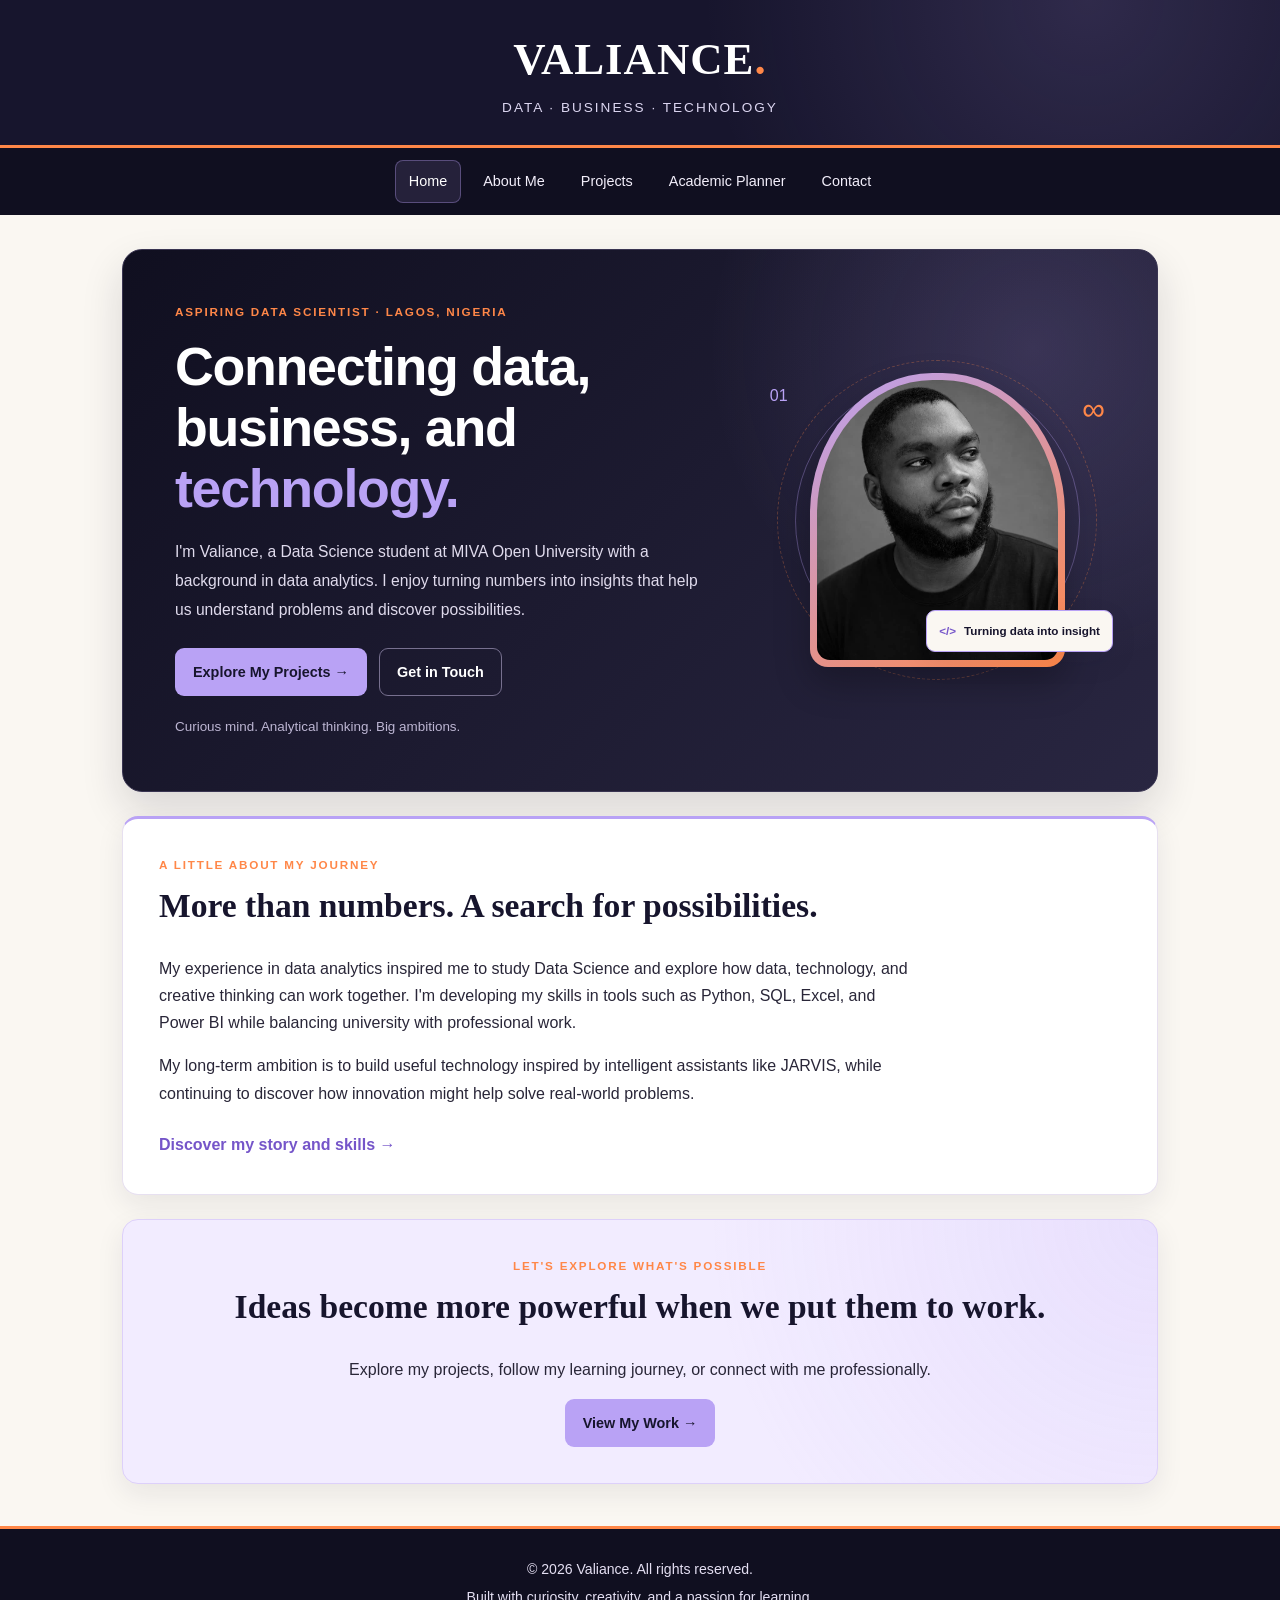
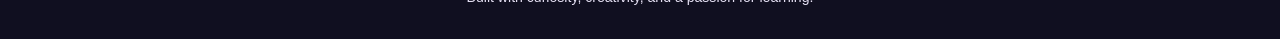
<file: index.html>
<!DOCTYPE html>
<html lang="en">
<head>
    <meta charset="UTF-8">
    <meta name="viewport" content="width=device-width, initial-scale=1.0">

    <title>Valiance | Data & Technology Portfolio</title>

    <meta name="description" content="Meet Valiance, a Data Science student exploring data analytics, business intelligence, and innovative technology.">

    <link rel="stylesheet" href="css/style.css">
</head>

<body>

    <header>
        <h1>VALIANCE<span class="hero-dot">.</span></h1>
        <p>DATA · BUSINESS · TECHNOLOGY</p>
    </header>

    <nav aria-label="Main navigation">
        <a href="index.html" aria-current="page">Home</a>
        <a href="about.html">About Me</a>
        <a href="projects.html">Projects</a>
        <a href="planner.html">Academic Planner</a>
        <a href="contact.html">Contact</a>
    </nav>

    <main>

        <section class="hero-section">
            <div class="hero-copy">
                <p class="hero-eyebrow">ASPIRING DATA SCIENTIST · LAGOS, NIGERIA</p>

                <h2>
                    Connecting data,
                    business, and
                    <span class="accent-text">technology.</span>
                </h2>

                <p class="hero-description">
                    I'm Valiance, a Data Science student at MIVA Open
                    University with a background in data analytics.
                    I enjoy turning numbers into insights that help
                    us understand problems and discover possibilities.
                </p>

                <div class="hero-actions">
                    <a class="hero-button primary-button" href="projects.html">
                        Explore My Projects →
                    </a>

                    <a class="hero-button secondary-button" href="contact.html">
                        Get in Touch
                    </a>
                </div>

                <p class="hero-note">
                    Curious mind. Analytical thinking. Big ambitions.
                </p>
            </div>

            <div class="hero-visual">
                <div class="hero-image-frame">
                    <img
                        class="profile-image"
                        src="images/profile.jpeg"
                        alt="Portrait of Valiance"
                        width="200"
                    >
                </div>

                <div class="hero-orbit orbit-one"></div>
                <div class="hero-orbit orbit-two"></div>

                <div class="hero-floating-card">
                    <span class="floating-card-symbol">&lt;/&gt;</span>
                    <span>Turning data into insight</span>
                </div>

                <span class="hero-decoration decoration-one">01</span>
                <span class="hero-decoration decoration-two">∞</span>
            </div>
        </section>

        <section class="intro-section">
            <p class="section-kicker">A LITTLE ABOUT MY JOURNEY</p>

            <h2>More than numbers. A search for possibilities.</h2>

            <p>
                My experience in data analytics inspired me to study
                Data Science and explore how data, technology, and
                creative thinking can work together. I'm developing my
                skills in tools such as Python, SQL, Excel, and Power BI
                while balancing university with professional work.
            </p>

            <p>
                My long-term ambition is to build useful technology
                inspired by intelligent assistants like JARVIS, while
                continuing to discover how innovation might help solve
                real-world problems.
            </p>

            <a class="text-link" href="about.html">
                Discover my story and skills →
            </a>
        </section>

        <section class="home-cta">
            <p class="section-kicker">LET'S EXPLORE WHAT'S POSSIBLE</p>

            <h2>Ideas become more powerful when we put them to work.</h2>

            <p>
                Explore my projects, follow my learning journey, or
                connect with me professionally.
            </p>

            <a class="hero-button primary-button" href="projects.html">
                View My Work →
            </a>
        </section>

    </main>

    <footer>
        <p>&copy; 2026 Valiance. All rights reserved.</p>
        <p>Built with curiosity, creativity, and a passion for learning.</p>
    </footer>

</body>
</html>
</file>
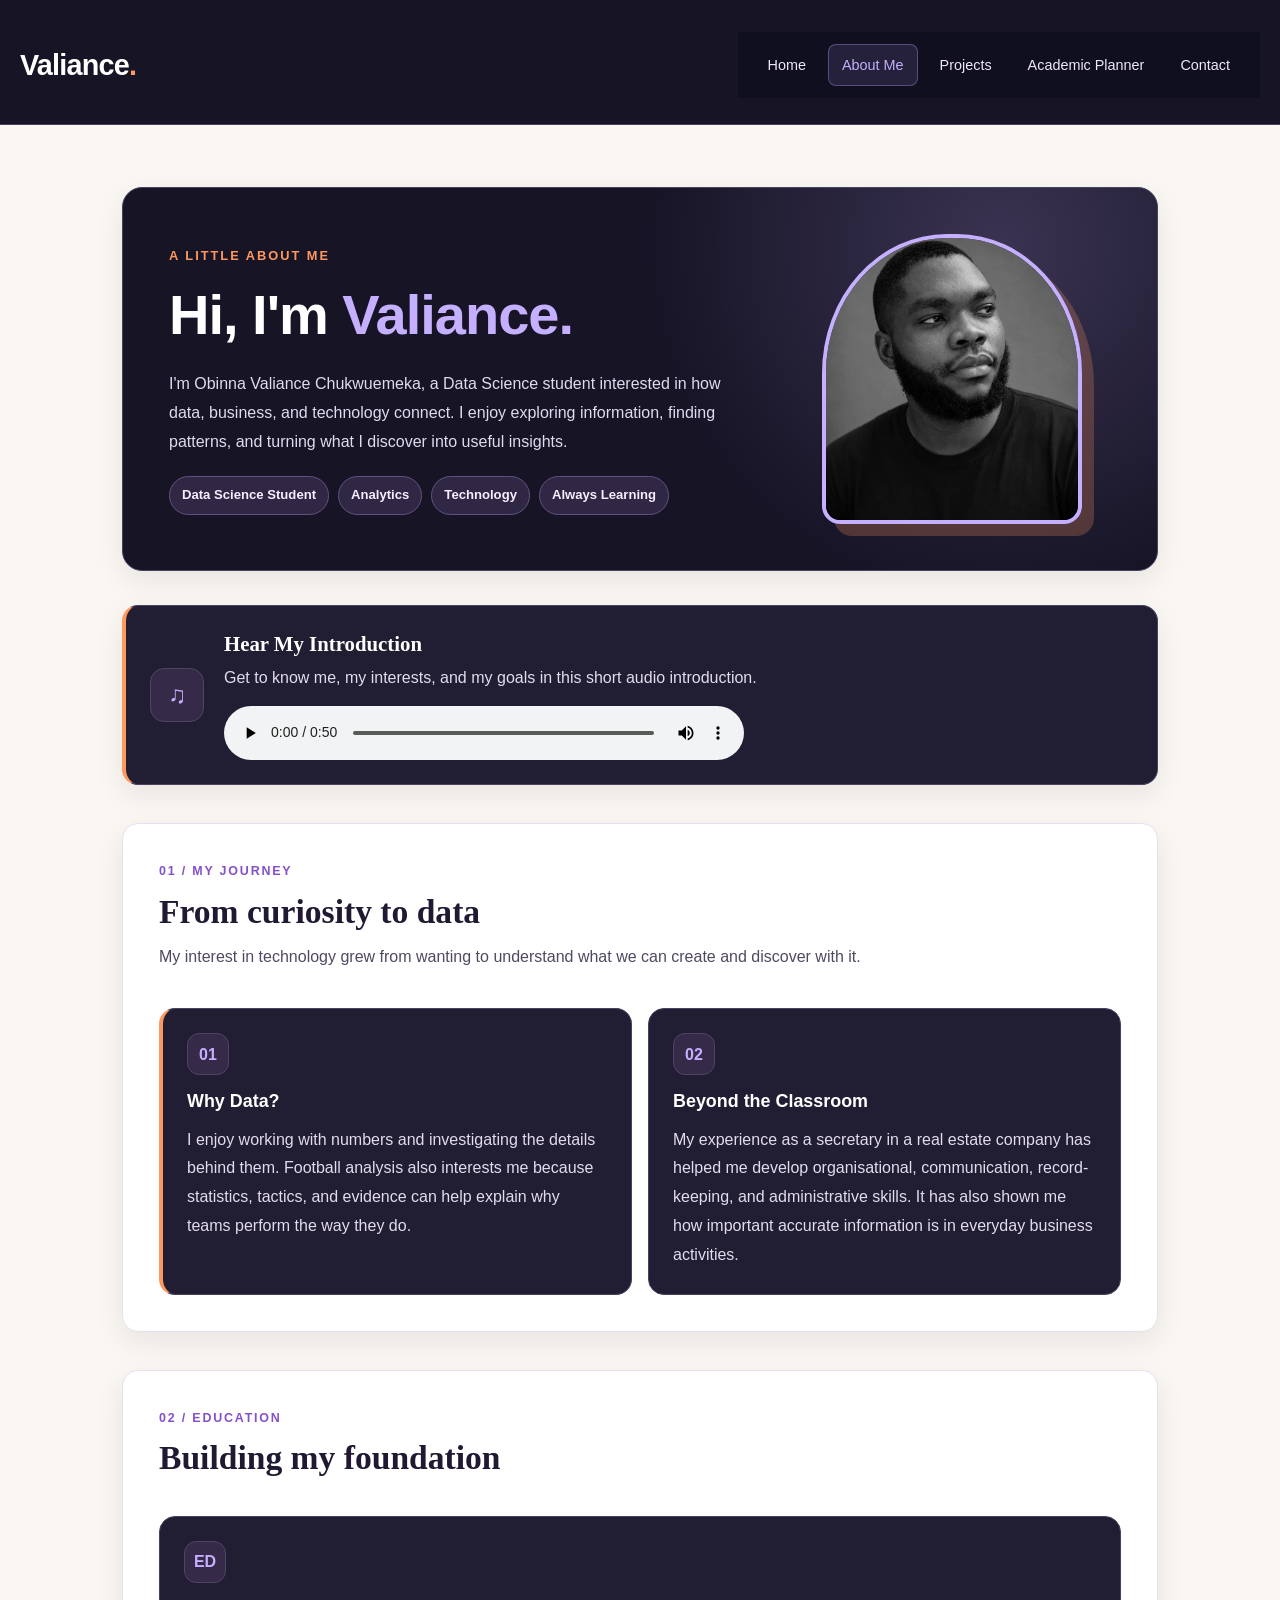
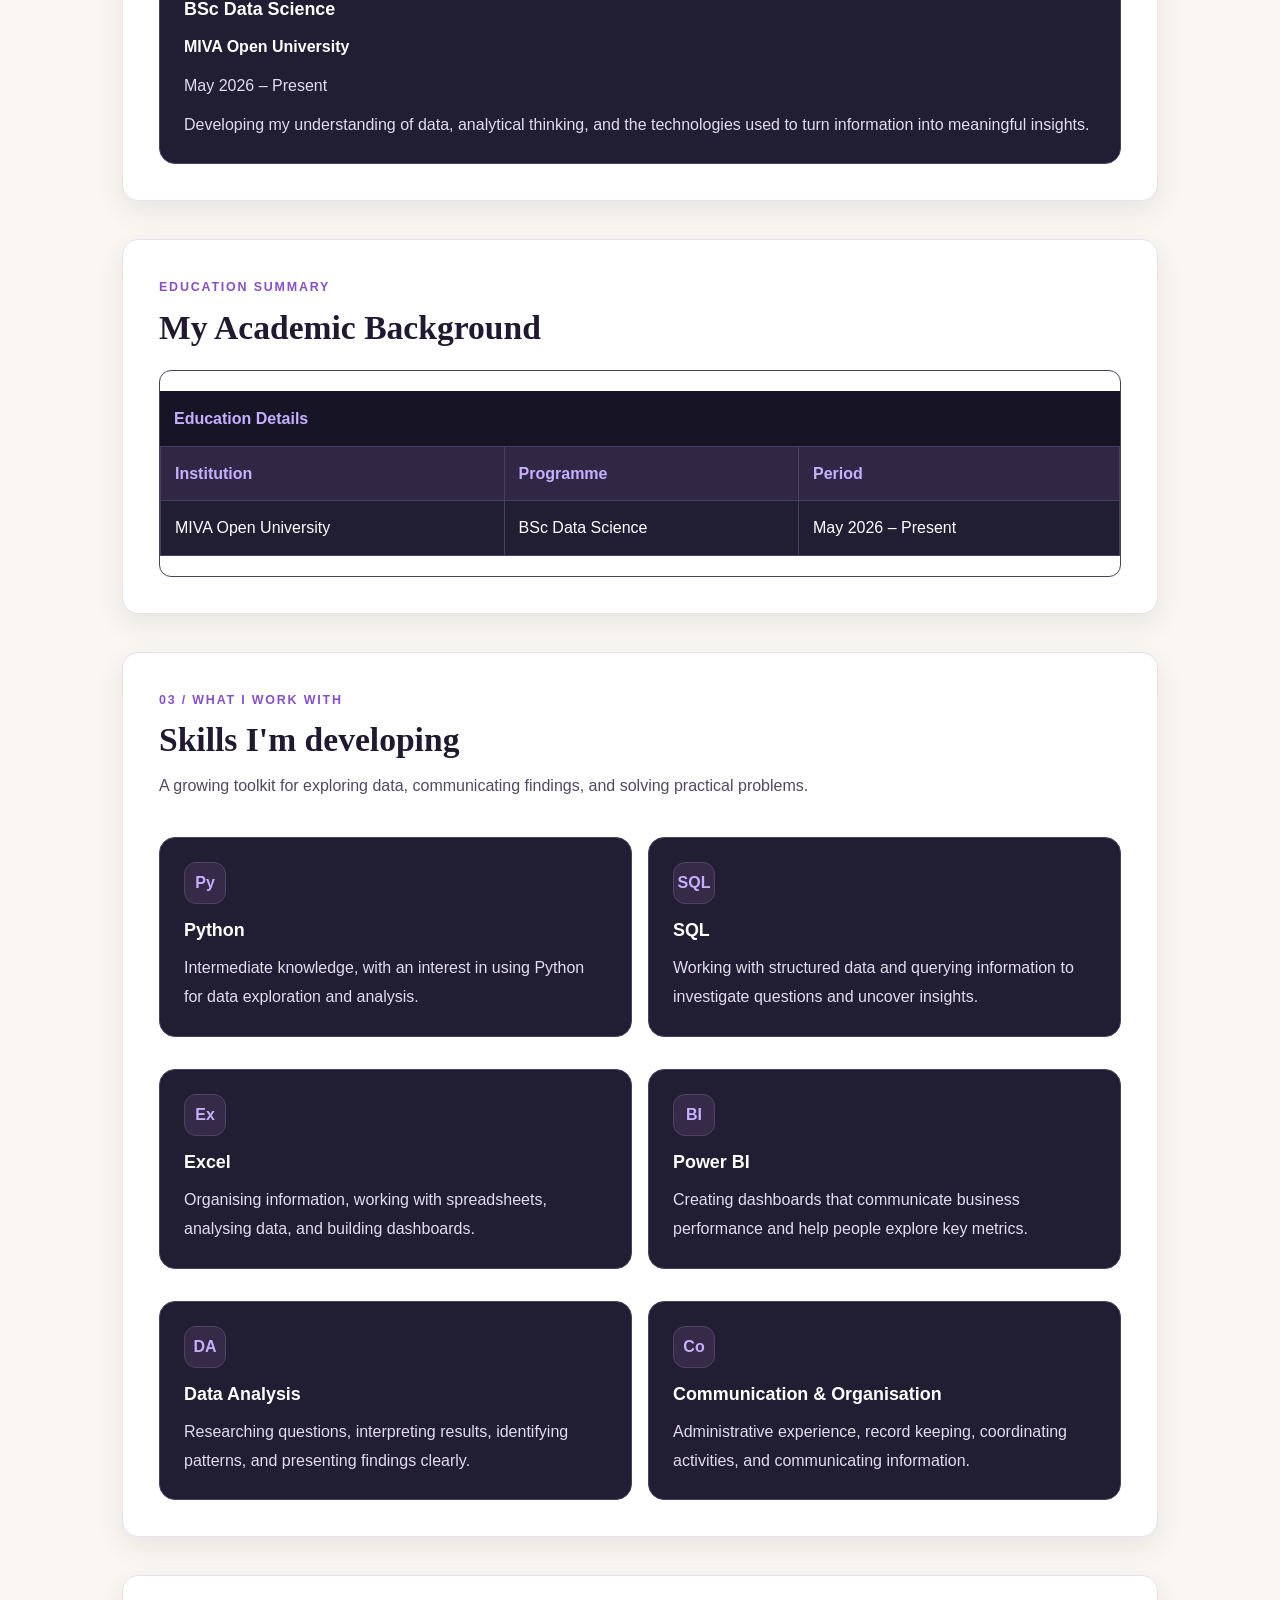
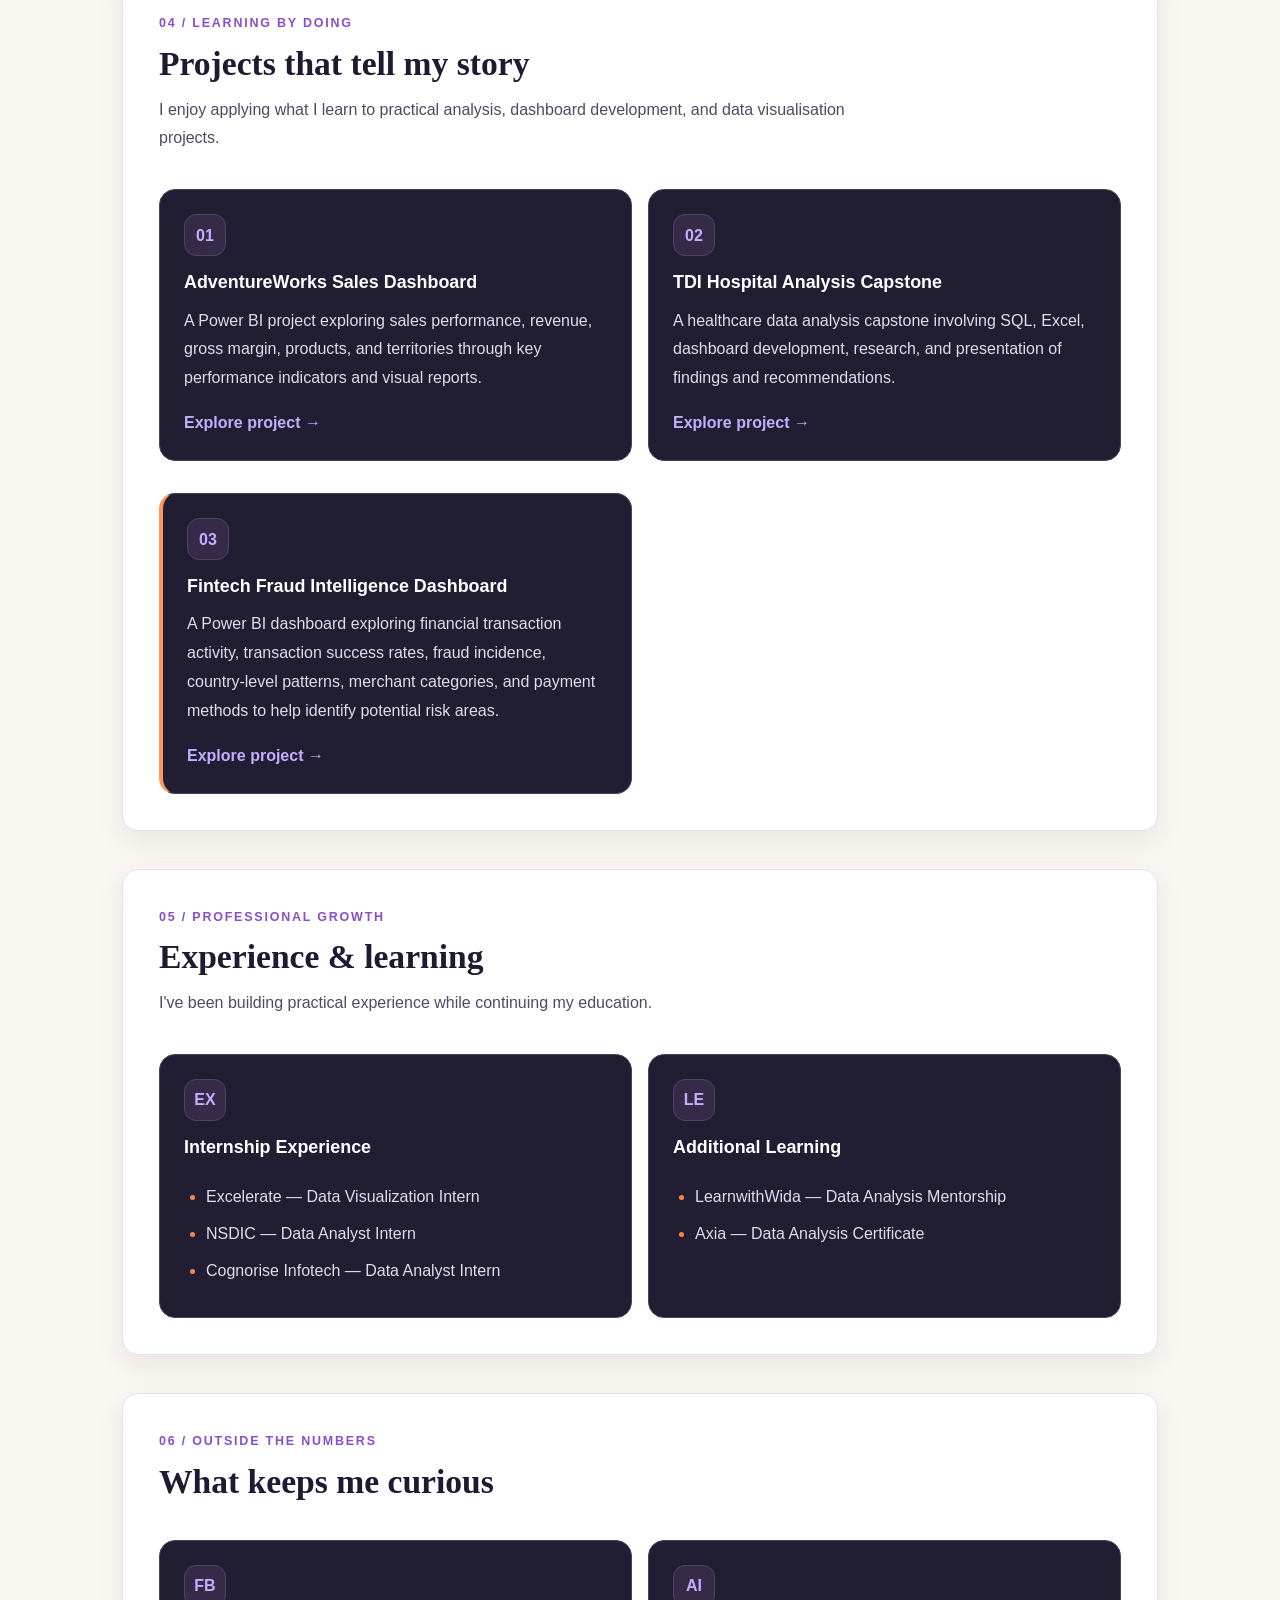
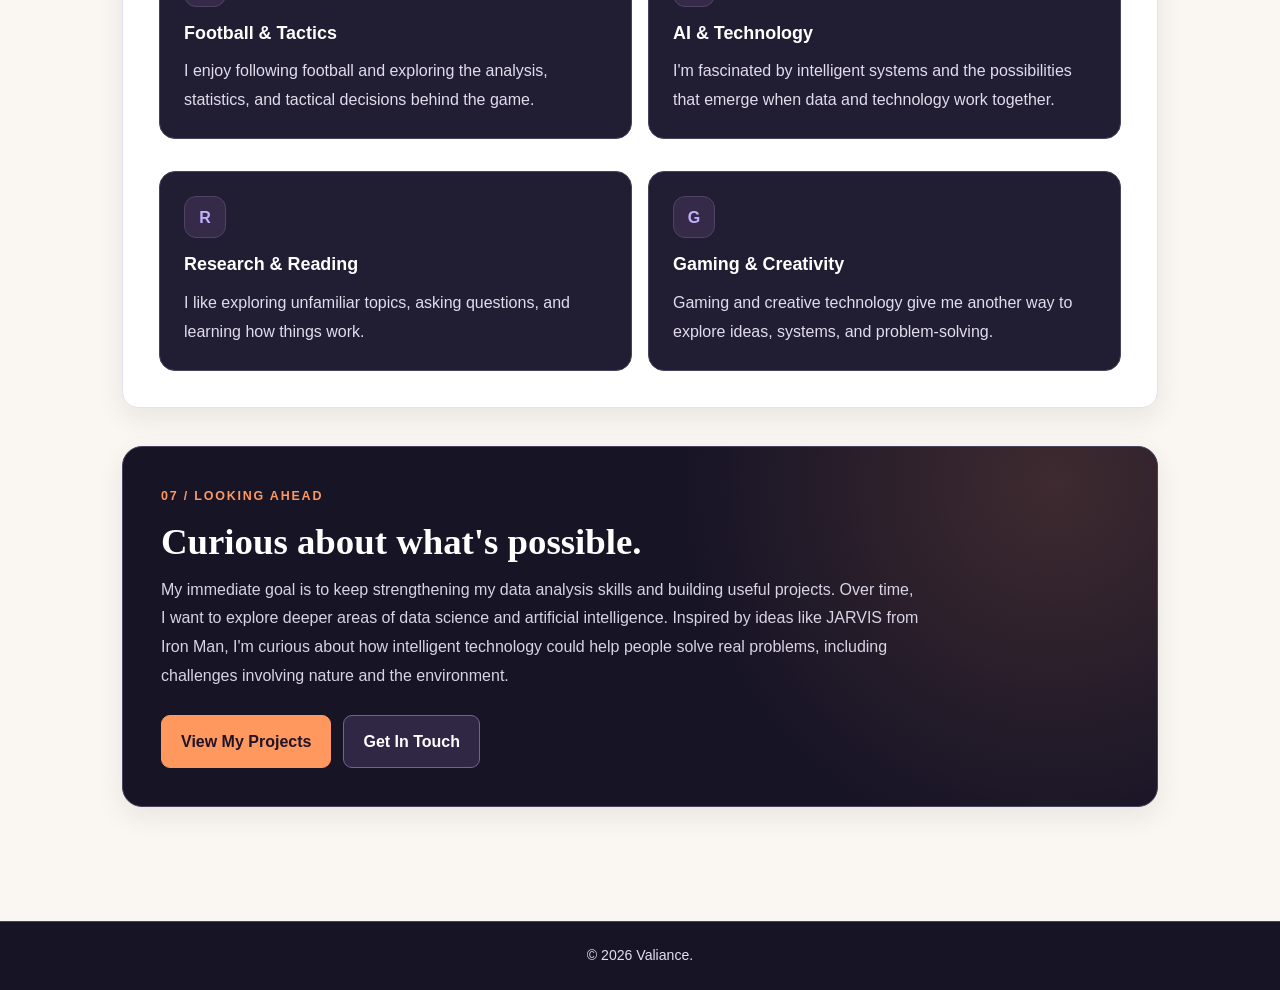
<file: about.html>
<!DOCTYPE html>
<html lang="en">
<head>
    <meta charset="UTF-8">
    <meta name="viewport" content="width=device-width, initial-scale=1.0">
    <meta name="description" content="Learn about Valiance, a Data Science student interested in analytics, business and technology.">
    <title>About Me | Valiance</title>
    <link rel="stylesheet" href="css/style.css">

    <style>
        :root {
            --about-dark: #171426;
            --about-card: #211d32;
            --about-lilac: #c5afff;
            --about-orange: #ff985f;
            --about-white: #ffffff;
            --about-muted: #d8d3e5;
            --about-border: #49415f;
            --about-light-bg: #f7f4ff;
            --about-light-text: #29213d;
        }

        body {
            color: var(--about-light-text);
        }

        .site-header {
            background: var(--about-dark);
            border-bottom: 1px solid var(--about-border);
        }

        .site-header .container {
            display: flex;
            align-items: center;
            justify-content: space-between;
            gap: 24px;
        }

        .site-header .logo {
            display: inline-block;
            flex-shrink: 0;
            color: var(--about-white);
            font-size: 1.8rem;
            font-weight: 800;
            letter-spacing: -0.8px;
            text-decoration: none;
        }

        .site-header .logo span {
            color: var(--about-orange);
        }

        .main-nav a {
            color: #eee9f8;
            text-decoration: none;
        }

        .main-nav a:hover,
        .main-nav a.active {
            color: var(--about-lilac);
        }

        .main-nav a:focus-visible,
        .site-header .logo:focus-visible,
        .about-page a:focus-visible {
            outline: 3px solid var(--about-orange);
            outline-offset: 4px;
        }

        .about-page {
            padding-top: 28px;
            padding-bottom: 48px;
        }

        .about-page p,
        .about-page li {
            line-height: 1.8;
        }

        .about-page h1,
        .about-page h2,
        .about-page h3 {
            line-height: 1.3;
        }

        .about-page section {
            scroll-margin-top: 24px;
        }

        /* INTRODUCTION */

        .about-hero {
            display: grid;
            grid-template-columns: minmax(0, 1.3fr) minmax(200px, 0.7fr);
            align-items: center;
            gap: 34px;
            padding: clamp(24px, 5vw, 46px);
            margin-bottom: 34px;
            color: var(--about-white);
            background:
                radial-gradient(
                    circle at 85% 15%,
                    rgba(197, 175, 255, 0.2),
                    transparent 38%
                ),
                var(--about-dark);
            border: 1px solid var(--about-border);
            border-radius: 20px;
        }

        .about-hero h1 {
            margin: 12px 0 18px;
            color: var(--about-white);
            font-size: clamp(2.2rem, 5vw, 3.5rem);
            letter-spacing: -1px;
        }

        .about-hero h1 span {
            color: var(--about-lilac);
        }

        .about-hero p {
            color: var(--about-muted);
        }

        .about-hero .section-kicker {
            color: var(--about-orange);
            font-size: 0.8rem;
            font-weight: 800;
            letter-spacing: 2px;
            text-transform: uppercase;
        }

        .about-hero .about-summary {
            max-width: 600px;
        }

        .about-photo {
            display: flex;
            align-items: center;
            justify-content: center;
        }

        .about-photo img {
            display: block;
            width: 100%;
            max-width: 260px;
            height: 290px;
            margin: 0;
            object-fit: cover;
            object-position: center;
            border: 4px solid var(--about-lilac);
            border-radius: 48% 48% 18px 18px;
            box-shadow: 12px 12px 0 rgba(255, 152, 95, 0.24);
        }

        .about-tags {
            display: flex;
            flex-wrap: wrap;
            gap: 9px;
            margin-top: 20px;
        }

        .about-tags span {
            display: inline-block;
            padding: 7px 12px;
            color: #f5efff;
            background: #302744;
            border: 1px solid #62517f;
            border-radius: 30px;
            font-size: 0.82rem;
            font-weight: 600;
        }

        /* AUDIO INTRODUCTION */

        .about-audio {
            display: grid;
            grid-template-columns: auto minmax(0, 1fr);
            align-items: center;
            gap: 20px;
            padding: 24px;
            margin-bottom: 34px;
            color: var(--about-white);
            background: var(--about-card);
            border: 1px solid var(--about-border);
            border-left: 4px solid var(--about-orange);
            border-radius: 16px;
        }

        .about-audio-icon {
            display: flex;
            align-items: center;
            justify-content: center;
            width: 54px;
            height: 54px;
            color: var(--about-lilac);
            background: #352b49;
            border: 1px solid #514365;
            border-radius: 14px;
            font-size: 1.5rem;
        }

        .about-audio-content h2 {
            margin: 0 0 6px;
            color: var(--about-white);
            font-size: 1.3rem;
        }

        .about-audio-content p {
            margin: 0 0 14px;
            color: #e2dced;
        }

        .about-audio audio {
            display: block;
            width: 100%;
            max-width: 520px;
        }

        /* SECTION HEADINGS */

        .about-section {
            margin-top: 38px;
        }

        .about-section-heading {
            margin-bottom: 20px;
        }

        .about-section-heading .section-kicker {
            margin-bottom: 7px;
            color: #8650c9;
            font-size: 0.78rem;
            font-weight: 800;
            letter-spacing: 1.8px;
            text-transform: uppercase;
        }

        .about-section-heading h2 {
            margin: 7px 0 10px;
            color: #211932;
            font-size: clamp(1.6rem, 3vw, 2.1rem);
        }

        .about-section-heading > p:not(.section-kicker) {
            max-width: 720px;
            color: #514962;
        }

        /* CARDS */

        .about-grid {
            display: grid;
            grid-template-columns: repeat(2, minmax(0, 1fr));
            gap: 16px;
        }

        .about-card {
            display: flex;
            flex-direction: column;
            min-width: 0;
            padding: 24px;
            color: #f6f2ff;
            background: var(--about-card);
            border: 1px solid var(--about-border);
            border-radius: 16px;
            transition: transform 0.2s ease,
                        border-color 0.2s ease;
        }

        .about-card:hover {
            transform: translateY(-3px);
            border-color: var(--about-lilac);
        }

        .about-card h3 {
            margin: 0 0 12px;
            color: var(--about-white);
            font-size: 1.12rem;
        }

        .about-card p,
        .about-card li {
            color: #e2dced;
        }

        .about-card p {
            margin: 0;
        }

        .about-card p + p {
            margin-top: 10px;
        }

        .about-card strong {
            color: var(--about-white);
        }

        .about-card .card-mark {
            display: inline-flex;
            align-items: center;
            justify-content: center;
            width: 42px;
            height: 42px;
            margin-bottom: 15px;
            color: var(--about-lilac);
            background: #352b49;
            border: 1px solid #514365;
            border-radius: 12px;
            font-size: 1rem;
            font-weight: 800;
        }

        .about-card.about-highlight {
            border-left: 4px solid var(--about-orange);
        }

        .about-wide {
            grid-column: 1 / -1;
        }

        .about-list {
            margin: 12px 0 0;
            padding-left: 22px;
        }

        .about-list li {
            margin-bottom: 8px;
        }

        .about-project-link {
            display: inline-block;
            align-self: flex-start;
            margin-top: auto;
            padding-top: 16px;
            color: var(--about-lilac);
            font-weight: 700;
            text-decoration: none;
        }

        .about-project-link:hover {
            color: var(--about-orange);
            text-decoration: underline;
        }

        /* EDUCATION TABLE */

        .education-table-wrapper {
            width: 100%;
            overflow-x: auto;
            border: 1px solid var(--about-border);
            border-radius: 12px;
        }

        .education-table {
            width: 100%;
            min-width: 450px;
            border-collapse: collapse;
            background: var(--about-card);
            color: var(--about-white);
        }

        .education-table caption {
            padding: 14px;
            color: var(--about-lilac);
            background: var(--about-dark);
            font-weight: 700;
            text-align: left;
        }

        .education-table th,
        .education-table td {
            padding: 14px;
            border: 1px solid var(--about-border);
            text-align: left;
            line-height: 1.6;
        }

        .education-table th {
            color: var(--about-lilac);
            background: #302744;
        }

        .education-table tbody tr:hover {
            background: #302744;
        }

        /* FUTURE GOALS */

        .about-ending {
            margin-top: 38px;
            padding: clamp(25px, 4vw, 38px);
            color: var(--about-white);
            background:
                radial-gradient(
                    circle at 90% 10%,
                    rgba(255, 152, 95, 0.17),
                    transparent 38%
                ),
                var(--about-dark);
            border: 1px solid var(--about-border);
            border-radius: 20px;
        }

        .about-ending .section-kicker {
            color: var(--about-orange);
            font-size: 0.78rem;
            font-weight: 800;
            letter-spacing: 1.8px;
            text-transform: uppercase;
        }

        .about-ending h2 {
            margin: 10px 0;
            color: var(--about-white);
            font-size: clamp(1.7rem, 4vw, 2.3rem);
        }

        .about-ending p {
            max-width: 760px;
            color: var(--about-muted);
        }

        .about-actions {
            display: flex;
            flex-wrap: wrap;
            gap: 12px;
            margin-top: 24px;
        }

        .about-actions a {
            display: inline-block;
            padding: 12px 19px;
            color: var(--about-white);
            background: #302744;
            border: 1px solid #74638f;
            border-radius: 9px;
            font-weight: 700;
            text-align: center;
            text-decoration: none;
            transition: background 0.2s ease,
                        transform 0.2s ease;
        }

        .about-actions a.primary-button {
            color: #211426;
            background: var(--about-orange);
            border-color: var(--about-orange);
        }

        .about-actions a:hover {
            transform: translateY(-2px);
            background: #443558;
        }

        .about-actions a.primary-button:hover {
            background: #ffb083;
        }

        /* FOOTER */

        .site-footer {
            padding: 22px 0;
            color: #e4dff0;
            background: var(--about-dark);
            border-top: 1px solid var(--about-border);
        }

        .site-footer p {
            margin: 0;
            color: #e4dff0;
            text-align: center;
            line-height: 1.7;
        }

        /* MOBILE RESPONSIVENESS */

        @media (max-width: 700px) {
            .site-header .container {
                flex-direction: column;
                align-items: flex-start;
                gap: 12px;
            }

            .site-header .logo {
                font-size: 2rem;
            }

            .main-nav {
                display: flex;
                flex-wrap: wrap;
                gap: 8px 15px;
                width: 100%;
            }

            .main-nav a {
                font-size: 0.92rem;
            }

            .about-page {
                padding-top: 18px;
            }

            .about-hero {
                grid-template-columns: minmax(0, 1fr);
                gap: 24px;
                padding: 24px 20px;
            }

            .about-hero h1 {
                font-size: clamp(2.2rem, 9vw, 2.8rem);
            }

            .about-photo img {
                max-width: 210px;
                height: 235px;
            }

            .about-audio {
                grid-template-columns: minmax(0, 1fr);
                gap: 12px;
                padding: 20px;
            }

            .about-audio-icon {
                width: 46px;
                height: 46px;
            }

            .about-section {
                margin-top: 30px;
            }

            .about-grid {
                grid-template-columns: minmax(0, 1fr);
                gap: 13px;
            }

            .about-wide {
                grid-column: auto;
            }

            .about-card {
                padding: 20px;
            }

            .about-ending {
                margin-top: 30px;
                padding: 25px 20px;
            }

            .about-actions {
                flex-direction: column;
            }

            .about-actions a {
                width: 100%;
                box-sizing: border-box;
            }
        }

        @media (prefers-reduced-motion: reduce) {
            .about-card,
            .about-actions a {
                transition: none;
            }

            .about-card:hover,
            .about-actions a:hover {
                transform: none;
            }
        }
    </style>
</head>

<body>
    <header class="site-header">
        <div class="container">
            <a class="logo" href="index.html" aria-label="Valiance home">
                Valiance<span>.</span>
            </a>

            <nav class="main-nav" aria-label="Main navigation">
                <a href="index.html">Home</a>
                <a href="about.html" class="active" aria-current="page">About Me</a>
                <a href="projects.html">Projects</a>
                <a href="planner.html">Academic Planner</a>
                <a href="contact.html">Contact</a>
            </nav>
        </div>
    </header>

    <main class="container about-page">

        <!-- INTRODUCTION -->
        <section class="about-hero">
            <div>
                <p class="section-kicker">A little about me</p>
                <h1>Hi, I'm <span>Valiance.</span></h1>

                <p class="about-summary">
                    I'm Obinna Valiance Chukwuemeka, a Data Science student
                    interested in how data, business, and technology connect.
                    I enjoy exploring information, finding patterns, and
                    turning what I discover into useful insights.
                </p>

                <div class="about-tags">
                    <span>Data Science Student</span>
                    <span>Analytics</span>
                    <span>Technology</span>
                    <span>Always Learning</span>
                </div>
            </div>

            <div class="about-photo">
                <img src="images/profile.jpeg"
                     alt="Portrait of Obinna Valiance Chukwuemeka">
            </div>
        </section>

        <!-- AUDIO INTRODUCTION -->
        <section class="about-audio" aria-labelledby="audio-intro-title">
            <div class="about-audio-icon" aria-hidden="true">♫</div>

            <div class="about-audio-content">
                <h2 id="audio-intro-title">Hear My Introduction</h2>

                <p>
                    Get to know me, my interests, and my goals in this
                    short audio introduction.
                </p>

                <audio controls preload="metadata">
                    <source src="images/intro.mp3" type="audio/mpeg">
                    Your browser does not support audio playback.
                    You can still explore the rest of my About Me page.
                </audio>
            </div>
        </section>

        <!-- MY JOURNEY -->
        <section class="about-section">
            <div class="about-section-heading">
                <p class="section-kicker">01 / My journey</p>
                <h2>From curiosity to data</h2>
                <p>
                    My interest in technology grew from wanting to understand
                    what we can create and discover with it.
                </p>
            </div>

            <div class="about-grid">
                <article class="about-card about-highlight">
                    <div class="card-mark">01</div>
                    <h3>Why Data?</h3>
                    <p>
                        I enjoy working with numbers and investigating the
                        details behind them. Football analysis also interests
                        me because statistics, tactics, and evidence can help
                        explain why teams perform the way they do.
                    </p>
                </article>

                <article class="about-card">
                    <div class="card-mark">02</div>
                    <h3>Beyond the Classroom</h3>
                    <p>
                        My experience as a secretary in a real estate company
                        has helped me develop organisational, communication,
                        record-keeping, and administrative skills. It has also
                        shown me how important accurate information is in
                        everyday business activities.
                    </p>
                </article>
            </div>
        </section>

        <!-- EDUCATION -->
        <section class="about-section">
            <div class="about-section-heading">
                <p class="section-kicker">02 / Education</p>
                <h2>Building my foundation</h2>
            </div>

            <div class="about-grid">
                <article class="about-card about-wide">
                    <div class="card-mark">ED</div>
                    <h3>BSc Data Science</h3>
                    <p><strong>MIVA Open University</strong></p>
                    <p>May 2026 – Present</p>
                    <p>
                        Developing my understanding of data, analytical
                        thinking, and the technologies used to turn information
                        into meaningful insights.
                    </p>
                </article>
            </div>
        </section>

        <!-- EDUCATION TABLE -->
        <section class="about-section">
            <div class="about-section-heading">
                <p class="section-kicker">Education summary</p>
                <h2>My Academic Background</h2>
            </div>

            <div class="education-table-wrapper">
                <table class="education-table">
                    <caption>Education Details</caption>
                    <thead>
                        <tr>
                            <th scope="col">Institution</th>
                            <th scope="col">Programme</th>
                            <th scope="col">Period</th>
                        </tr>
                    </thead>
                    <tbody>
                        <tr>
                            <td>MIVA Open University</td>
                            <td>BSc Data Science</td>
                            <td>May 2026 – Present</td>
                        </tr>
                    </tbody>
                </table>
            </div>
        </section>

        <!-- SKILLS -->
        <section class="about-section">
            <div class="about-section-heading">
                <p class="section-kicker">03 / What I work with</p>
                <h2>Skills I'm developing</h2>
                <p>
                    A growing toolkit for exploring data, communicating
                    findings, and solving practical problems.
                </p>
            </div>

            <div class="about-grid">
                <article class="about-card">
                    <div class="card-mark">Py</div>
                    <h3>Python</h3>
                    <p>
                        Intermediate knowledge, with an interest in using
                        Python for data exploration and analysis.
                    </p>
                </article>

                <article class="about-card">
                    <div class="card-mark">SQL</div>
                    <h3>SQL</h3>
                    <p>
                        Working with structured data and querying information
                        to investigate questions and uncover insights.
                    </p>
                </article>

                <article class="about-card">
                    <div class="card-mark">Ex</div>
                    <h3>Excel</h3>
                    <p>
                        Organising information, working with spreadsheets,
                        analysing data, and building dashboards.
                    </p>
                </article>

                <article class="about-card">
                    <div class="card-mark">BI</div>
                    <h3>Power BI</h3>
                    <p>
                        Creating dashboards that communicate business
                        performance and help people explore key metrics.
                    </p>
                </article>

                <article class="about-card">
                    <div class="card-mark">DA</div>
                    <h3>Data Analysis</h3>
                    <p>
                        Researching questions, interpreting results, identifying
                        patterns, and presenting findings clearly.
                    </p>
                </article>

                <article class="about-card">
                    <div class="card-mark">Co</div>
                    <h3>Communication & Organisation</h3>
                    <p>
                        Administrative experience, record keeping,
                        coordinating activities, and communicating information.
                    </p>
                </article>
            </div>
        </section>

        <!-- PROJECTS -->
        <section class="about-section">
            <div class="about-section-heading">
                <p class="section-kicker">04 / Learning by doing</p>
                <h2>Projects that tell my story</h2>
                <p>
                    I enjoy applying what I learn to practical analysis,
                    dashboard development, and data visualisation projects.
                </p>
            </div>

            <div class="about-grid">
                <article class="about-card">
                    <div class="card-mark">01</div>
                    <h3>AdventureWorks Sales Dashboard</h3>
                    <p>
                        A Power BI project exploring sales performance,
                        revenue, gross margin, products, and territories
                        through key performance indicators and visual reports.
                    </p>
                    <a class="about-project-link" href="projects.html">
                        Explore project →
                    </a>
                </article>

                <article class="about-card">
                    <div class="card-mark">02</div>
                    <h3>TDI Hospital Analysis Capstone</h3>
                    <p>
                        A healthcare data analysis capstone involving SQL,
                        Excel, dashboard development, research, and presentation
                        of findings and recommendations.
                    </p>
                    <a class="about-project-link" href="projects.html">
                        Explore project →
                    </a>
                </article>

                <article class="about-card about-highlight">
                    <div class="card-mark">03</div>
                    <h3>Fintech Fraud Intelligence Dashboard</h3>
                    <p>
                        A Power BI dashboard exploring financial transaction
                        activity, transaction success rates, fraud incidence,
                        country-level patterns, merchant categories, and payment
                        methods to help identify potential risk areas.
                    </p>
                    <a class="about-project-link" href="projects.html">
                        Explore project →
                    </a>
                </article>
            </div>
        </section>

        <!-- PROFESSIONAL GROWTH -->
        <section class="about-section">
            <div class="about-section-heading">
                <p class="section-kicker">05 / Professional growth</p>
                <h2>Experience & learning</h2>
                <p>
                    I've been building practical experience while continuing
                    my education.
                </p>
            </div>

            <div class="about-grid">
                <article class="about-card">
                    <div class="card-mark">EX</div>
                    <h3>Internship Experience</h3>
                    <ul class="about-list">
                        <li>Excelerate — Data Visualization Intern</li>
                        <li>NSDIC — Data Analyst Intern</li>
                        <li>Cognorise Infotech — Data Analyst Intern</li>
                    </ul>
                </article>

                <article class="about-card">
                    <div class="card-mark">LE</div>
                    <h3>Additional Learning</h3>
                    <ul class="about-list">
                        <li>LearnwithWida — Data Analysis Mentorship</li>
                        <li>Axia — Data Analysis Certificate</li>
                    </ul>
                </article>
            </div>
        </section>

        <!-- INTERESTS -->
        <section class="about-section">
            <div class="about-section-heading">
                <p class="section-kicker">06 / Outside the numbers</p>
                <h2>What keeps me curious</h2>
            </div>

            <div class="about-grid">
                <article class="about-card">
                    <div class="card-mark">FB</div>
                    <h3>Football & Tactics</h3>
                    <p>
                        I enjoy following football and exploring the analysis,
                        statistics, and tactical decisions behind the game.
                    </p>
                </article>

                <article class="about-card">
                    <div class="card-mark">AI</div>
                    <h3>AI & Technology</h3>
                    <p>
                        I'm fascinated by intelligent systems and the
                        possibilities that emerge when data and technology
                        work together.
                    </p>
                </article>

                <article class="about-card">
                    <div class="card-mark">R</div>
                    <h3>Research & Reading</h3>
                    <p>
                        I like exploring unfamiliar topics, asking questions,
                        and learning how things work.
                    </p>
                </article>

                <article class="about-card">
                    <div class="card-mark">G</div>
                    <h3>Gaming & Creativity</h3>
                    <p>
                        Gaming and creative technology give me another way
                        to explore ideas, systems, and problem-solving.
                    </p>
                </article>
            </div>
        </section>

        <!-- FUTURE GOALS -->
        <section class="about-ending">
            <p class="section-kicker">07 / Looking ahead</p>
            <h2>Curious about what's possible.</h2>

            <p>
                My immediate goal is to keep strengthening my data analysis
                skills and building useful projects. Over time, I want to
                explore deeper areas of data science and artificial
                intelligence. Inspired by ideas like JARVIS from Iron Man,
                I'm curious about how intelligent technology could help people
                solve real problems, including challenges involving nature
                and the environment.
            </p>

            <div class="about-actions">
                <a class="primary-button" href="projects.html">
                    View My Projects
                </a>
                <a href="contact.html">
                    Get In Touch
                </a>
            </div>
        </section>

    </main>

    <footer class="site-footer">
        <div class="container">
            <p>© 2026 Valiance.</p>
        </div>
    </footer>
</body>
</html>
</file>
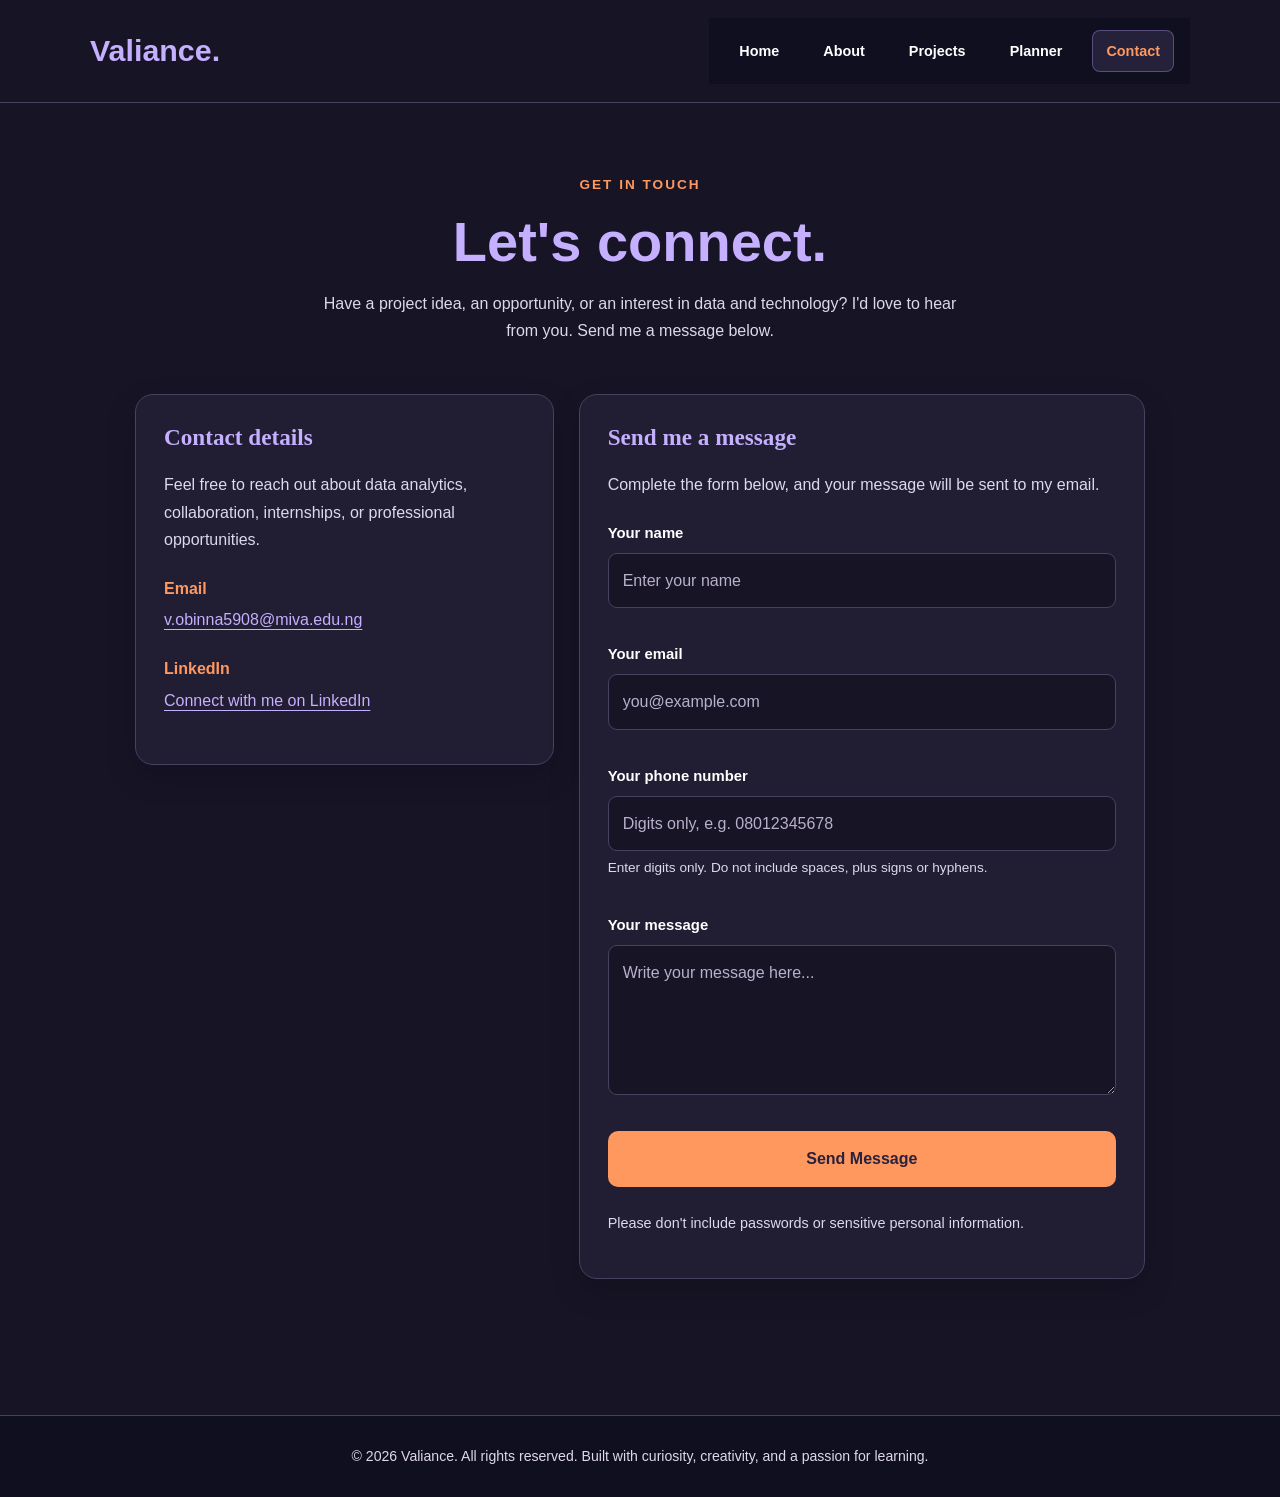
<file: contact.html>
<!DOCTYPE html>
<html lang="en">
<head>
    <meta charset="UTF-8">
    <meta name="viewport" content="width=device-width, initial-scale=1.0">
    <meta name="description" content="Contact Valiance about data analytics, collaboration and professional opportunities.">
    <title>Contact | Valiance</title>
    <link rel="stylesheet" href="css/style.css">

    <style>
        :root {
            --dark: #171426;
            --card: #211d32;
            --lilac: #c5afff;
            --orange: #ff985f;
            --white: #ffffff;
            --muted: #ded8eb;
            --border: #49415f;
        }

        * {
            box-sizing: border-box;
        }

        body {
            margin: 0;
            background: var(--dark);
            color: var(--white);
            font-family: Arial, sans-serif;
            line-height: 1.7;
        }

        a {
            color: var(--lilac);
        }

        .site-header {
            background: var(--dark);
            border-bottom: 1px solid var(--border);
            padding: 18px 6%;
        }

        .header-inner {
            max-width: 1100px;
            margin: auto;
            display: flex;
            align-items: center;
            justify-content: space-between;
            gap: 20px;
            flex-wrap: wrap;
        }

        .site-header .logo {
            color: var(--lilac);
            font-size: 1.9rem;
            font-weight: 800;
            text-decoration: none;
        }

        .site-nav {
            display: flex;
            flex-wrap: wrap;
            gap: 16px;
        }

        .site-nav a {
            color: var(--white);
            text-decoration: none;
            font-weight: 600;
            transition: color .2s ease;
        }

        .site-nav a:hover,
        .site-nav a[aria-current="page"] {
            color: var(--orange);
        }

        main {
            max-width: 1050px;
            margin: auto;
            padding: 55px 20px 70px;
        }

        .intro {
            text-align: center;
            max-width: 720px;
            margin: 0 auto 38px;
            padding: 12px 10px;
            background: transparent !important;
            border: none !important;
            box-shadow: none !important;
            border-radius: 0 !important;
            color: var(--white) !important;
        }

        .eyebrow {
            color: var(--orange) !important;
            text-transform: uppercase;
            letter-spacing: 2px;
            font-weight: 700;
            font-size: .85rem;
        }

        .intro h1 {
            color: var(--lilac) !important;
            font-size: clamp(2.3rem, 5vw, 3.5rem);
            line-height: 1.2;
            margin: 10px 0 15px;
        }

        .intro p {
            color: var(--muted) !important;
            max-width: 650px;
            margin: 0 auto;
            background: transparent !important;
        }

        .contact-grid {
            display: grid;
            grid-template-columns: .85fr 1.15fr;
            gap: 25px;
            align-items: start;
        }

        .contact-card {
            background: var(--card);
            color: var(--white);
            border: 1px solid var(--border);
            border-radius: 18px;
            padding: 28px;
            box-shadow: 0 12px 30px rgba(0, 0, 0, .18);
        }

        .contact-card h2 {
            color: var(--lilac);
            margin-top: 0;
            font-size: 1.45rem;
        }

        .contact-card p {
            color: var(--muted);
        }

        .contact-detail {
            margin: 22px 0;
            overflow-wrap: anywhere;
        }

        .contact-detail strong {
            display: block;
            color: var(--orange);
            margin-bottom: 4px;
        }

        .contact-detail a {
            overflow-wrap: anywhere;
        }

        .form-group {
            margin-bottom: 18px;
        }

        .form-group label {
            display: block;
            color: var(--white);
            font-weight: 700;
            margin-bottom: 7px;
        }

        .form-group input,
        .form-group textarea {
            display: block;
            width: 100%;
            padding: 13px 14px;
            border: 1px solid var(--border);
            border-radius: 9px;
            background: var(--dark);
            color: var(--white);
            font: inherit;
        }

        .form-group input::placeholder,
        .form-group textarea::placeholder {
            color: #b9b0cc;
        }

        .form-group input:focus,
        .form-group textarea:focus {
            outline: 2px solid var(--lilac);
            outline-offset: 2px;
            border-color: var(--lilac);
        }

        .form-group textarea {
            min-height: 150px;
            resize: vertical;
        }

        .field-hint {
            display: block;
            color: var(--muted);
            font-size: .85rem;
            margin-top: 5px;
        }

        .submit-btn {
            width: 100%;
            border: none;
            border-radius: 10px;
            padding: 14px 20px;
            background: var(--orange);
            color: #29213d;
            font: inherit;
            font-weight: 800;
            cursor: pointer;
            transition: transform .2s ease, opacity .2s ease;
        }

        .submit-btn:hover {
            transform: translateY(-2px);
        }

        .submit-btn:disabled {
            opacity: .65;
            cursor: wait;
            transform: none;
        }

        .form-status {
            display: none;
            margin-top: 16px;
            padding: 12px;
            border-radius: 9px;
            overflow-wrap: anywhere;
        }

        .form-status.success {
            display: block;
            background: #163b2b;
            color: #c9ffdf;
            border: 1px solid #347b55;
        }

        .form-status.error {
            display: block;
            background: #482329;
            color: #ffe0e3;
            border: 1px solid #9b4d58;
        }

        .privacy-note {
            font-size: .9rem;
            color: var(--muted);
            margin-top: 14px;
        }

        footer {
            border-top: 1px solid var(--border);
            text-align: center;
            padding: 25px 15px;
            color: var(--muted);
        }

        @media (max-width: 700px) {
            .header-inner {
                align-items: flex-start;
                flex-direction: column;
            }

            .site-header .logo {
                font-size: 2rem;
            }

            .site-nav {
                gap: 10px 15px;
            }

            .contact-grid {
                grid-template-columns: 1fr;
            }

            main {
                padding-top: 38px;
            }

            .contact-card {
                padding: 22px;
            }
        }
    </style>
</head>

<body>
    <header class="site-header">
        <div class="header-inner">
            <a class="logo" href="index.html">Valiance.</a>

            <nav class="site-nav" aria-label="Main navigation">
                <a href="index.html">Home</a>
                <a href="about.html">About</a>
                <a href="projects.html">Projects</a>
                <a href="planner.html">Planner</a>
                <a href="contact.html" aria-current="page">Contact</a>
            </nav>
        </div>
    </header>

    <main>
        <section class="intro">
            <span class="eyebrow">Get in touch</span>
            <h1>Let's connect.</h1>
            <p>
                Have a project idea, an opportunity, or an interest in data
                and technology? I'd love to hear from you. Send me a message below.
            </p>
        </section>

        <div class="contact-grid">
            <section class="contact-card">
                <h2>Contact details</h2>
                <p>
                    Feel free to reach out about data analytics, collaboration,
                    internships, or professional opportunities.
                </p>

                <div class="contact-detail">
                    <strong>Email</strong>
                    <a href="mailto:v.obinna5908@miva.edu.ng">
                        v.obinna5908@miva.edu.ng
                    </a>
                </div>

                <div class="contact-detail">
                    <strong>LinkedIn</strong>
                    <a href="https://www.linkedin.com/in/obinna-valiance-chuks/"
                       target="_blank" rel="noopener noreferrer">
                        Connect with me on LinkedIn
                    </a>
                </div>
            </section>

            <section class="contact-card">
                <h2>Send me a message</h2>
                <p>Complete the form below, and your message will be sent to my email.</p>

                <form id="contactForm">
                    <input type="hidden" name="access_key"
                           value="6b540cac-975d-45c5-bb7e-22a1bd3a7dde">

                    <input type="hidden" name="subject"
                           value="New portfolio contact message">

                    <input type="hidden" name="from_name"
                           value="Valiance Portfolio Website">

                    <div class="form-group">
                        <label for="name">Your name</label>
                        <input type="text" id="name" name="name"
                               placeholder="Enter your name"
                               required maxlength="100">
                    </div>

                    <div class="form-group">
                        <label for="email">Your email</label>
                        <input type="email" id="email" name="email"
                               placeholder="you@example.com"
                               required maxlength="254">
                    </div>

                    <div class="form-group">
                        <label for="phone">Your phone number</label>
                        <input type="tel" id="phone" name="phone"
                               placeholder="Digits only, e.g. 08012345678"
                               inputmode="numeric"
                               pattern="[0-9]+"
                               title="Enter digits only, without spaces, plus signs or hyphens."
                               required maxlength="20"
                               aria-describedby="phoneHint">
                        <small class="field-hint" id="phoneHint">
                            Enter digits only. Do not include spaces, plus signs or hyphens.
                        </small>
                    </div>

                    <div class="form-group">
                        <label for="message">Your message</label>
                        <textarea id="message" name="message"
                                  placeholder="Write your message here..."
                                  required maxlength="5000"></textarea>
                    </div>

                    <button type="submit" class="submit-btn" id="submitBtn">
                        Send Message
                    </button>

                    <div id="formStatus" class="form-status"
                         role="status" aria-live="polite"></div>

                    <p class="privacy-note">
                        Please don't include passwords or sensitive personal information.
                    </p>
                </form>
            </section>
        </div>
    </main>

    <footer>
        <p>&copy; 2026 Valiance. All rights reserved. Built with curiosity, creativity, and a passion for learning.</p>
    </footer>

    <script>
        const contactForm = document.getElementById("contactForm");
        const phoneInput = document.getElementById("phone");
        const submitBtn = document.getElementById("submitBtn");
        const formStatus = document.getElementById("formStatus");

        // Validate that the phone number contains digits only.
        phoneInput.addEventListener("input", function () {
            const digitsOnly = /^[0-9]+$/.test(phoneInput.value);

            if (phoneInput.value !== "" && !digitsOnly) {
                phoneInput.setCustomValidity(
                    "Please enter digits only, without spaces, plus signs or hyphens."
                );
            } else {
                phoneInput.setCustomValidity("");
            }
        });

        contactForm.addEventListener("submit", async function (event) {
            event.preventDefault();

            formStatus.className = "form-status";
            formStatus.textContent = "";

            // Check required fields, email format and phone-number pattern.
            if (!contactForm.checkValidity()) {
                contactForm.reportValidity();
                return;
            }

            submitBtn.disabled = true;
            submitBtn.textContent = "Sending...";

            try {
                const response = await fetch("https://api.web3forms.com/submit", {
                    method: "POST",
                    body: new FormData(contactForm)
                });

                const result = await response.json();

                if (response.ok && result.success) {
                    formStatus.className = "form-status success";
                    formStatus.textContent =
                        "Thank you for reaching out! Your message has been sent successfully. I'll be in touch.";
                    contactForm.reset();
                    phoneInput.setCustomValidity("");
                } else {
                    throw new Error(
                        result.message || "The message could not be sent."
                    );
                }
            } catch (error) {
                formStatus.className = "form-status error";
                formStatus.textContent =
                    "Sorry, your message couldn't be sent right now. Please email me directly at v.obinna5908@miva.edu.ng.";
            } finally {
                submitBtn.disabled = false;
                submitBtn.textContent = "Send Message";
            }
        });
    </script>
</body>
</html>
</file>
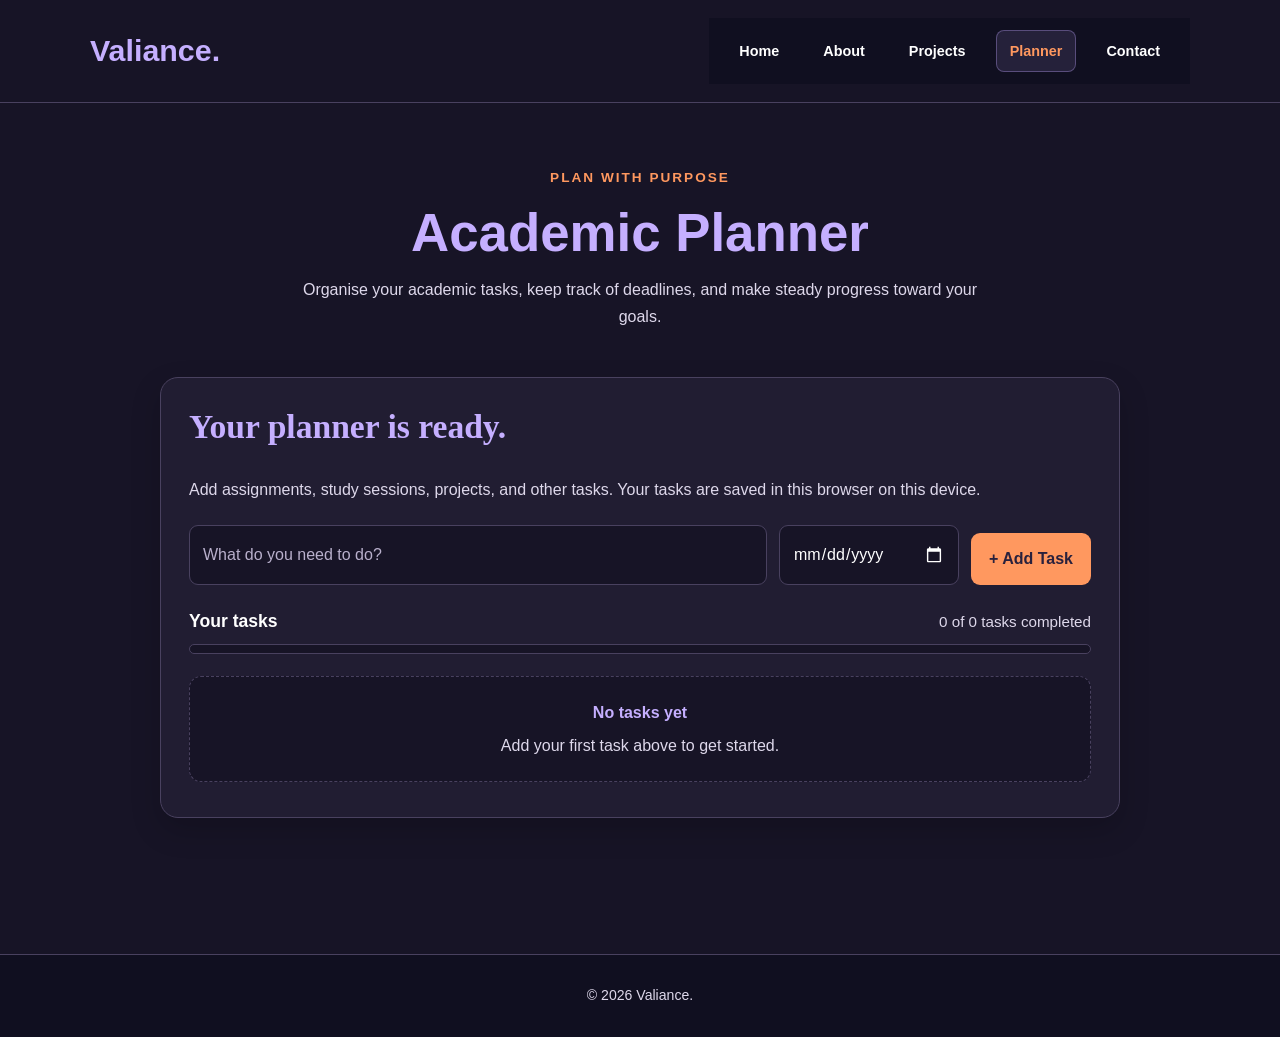
<file: planner.html>
<!DOCTYPE html>
<html lang="en">
<head>
  <meta charset="UTF-8">
  <meta name="viewport" content="width=device-width, initial-scale=1.0">
  <meta name="description" content="Valiance's interactive academic planner for managing study tasks and deadlines.">
  <title>Academic Planner | Valiance</title>
  <link rel="stylesheet" href="css/style.css">

  <style>
    :root {
      --dark: #171426;
      --card: #211d32;
      --lilac: #c5afff;
      --orange: #ff985f;
      --white: #ffffff;
      --muted: #ded8eb;
      --border: #49415f;
      --ink: #29213d;
    }

    * { box-sizing: border-box; }

    body {
      margin: 0;
      background: var(--dark);
      color: var(--white);
      font-family: Arial, sans-serif;
      line-height: 1.7;
    }

    .site-header {
      background: var(--dark);
      border-bottom: 1px solid var(--border);
      padding: 18px 6%;
    }

    .header-inner {
      max-width: 1100px;
      margin: auto;
      display: flex;
      align-items: center;
      justify-content: space-between;
      gap: 20px;
      flex-wrap: wrap;
    }

    .site-header .logo {
      color: var(--lilac);
      font-size: 1.9rem;
      font-weight: 800;
      text-decoration: none;
    }

    .site-nav {
      display: flex;
      flex-wrap: wrap;
      gap: 16px;
    }

    .site-nav a {
      color: var(--white);
      text-decoration: none;
      font-weight: 600;
      transition: color .2s ease;
    }

    .site-nav a:hover,
    .site-nav a[aria-current="page"] {
      color: var(--orange);
    }

    main {
      max-width: 1000px;
      margin: auto;
      padding: 48px 20px 70px;
    }

    .intro {
      text-align: center;
      margin: 0 auto 35px;
      padding: 12px 10px;
      background: transparent !important;
      color: var(--white) !important;
      border: none !important;
      box-shadow: none !important;
      border-radius: 0 !important;
    }

    .eyebrow {
      color: var(--orange) !important;
      text-transform: uppercase;
      letter-spacing: 2px;
      font-weight: 700;
      font-size: .85rem;
    }

    .intro h1 {
      color: var(--lilac) !important;
      font-size: clamp(2.2rem, 5vw, 3.3rem);
      line-height: 1.2;
      margin: 10px 0;
    }

    .intro p {
      color: var(--muted) !important;
      max-width: 680px;
      margin: 12px auto 0;
      background: transparent !important;
    }

    .planner-card {
      background: var(--card);
      color: var(--white);
      border: 1px solid var(--border);
      border-radius: 18px;
      padding: 28px;
      box-shadow: 0 12px 30px rgba(0, 0, 0, .18);
    }

    .planner-card h2 {
      color: var(--lilac);
      margin-top: 0;
    }

    .planner-note {
      color: var(--muted);
    }

    .task-form {
      display: grid;
      grid-template-columns: 1fr 180px auto;
      gap: 12px;
      margin: 22px 0;
    }

    input, select {
      width: 100%;
      min-width: 0;
      padding: 12px 13px;
      border: 1px solid var(--border);
      border-radius: 9px;
      background-color: var(--dark);
      color: var(--white);
      font: inherit;
      color-scheme: dark;
    }

    input::placeholder {
      color: #b9b0cc;
    }

    input:focus, select:focus {
      outline: 2px solid var(--lilac);
      outline-offset: 2px;
    }

    /* Keep the date and calendar icon visible on dark backgrounds */
    input[type="date"] {
      color: var(--white);
      background-color: var(--dark);
      color-scheme: dark;
      min-height: 49px;
      cursor: pointer;
    }

    input[type="date"]::-webkit-calendar-picker-indicator {
      opacity: 1;
      cursor: pointer;
      filter: brightness(0) invert(1);
      width: 18px;
      height: 18px;
    }

    button {
      font: inherit;
      cursor: pointer;
    }

    .add-btn {
      padding: 12px 18px;
      border: none;
      border-radius: 9px;
      background: var(--orange);
      color: var(--ink);
      font-weight: 800;
      transition: transform .2s ease;
    }

    .add-btn:hover {
      transform: translateY(-2px);
    }

    .planner-summary {
      display: flex;
      flex-wrap: wrap;
      justify-content: space-between;
      align-items: center;
      gap: 12px;
      margin: 24px 0 10px;
    }

    .planner-summary h3 {
      color: var(--white);
      margin: 0;
    }

    .task-count {
      color: var(--muted);
      font-size: .95rem;
    }

    .progress-track {
      width: 100%;
      height: 10px;
      border-radius: 99px;
      background: var(--dark);
      border: 1px solid var(--border);
      overflow: hidden;
      margin-bottom: 22px;
    }

    .progress-fill {
      width: 0%;
      height: 100%;
      background: var(--orange);
      border-radius: inherit;
      transition: width .25s ease;
    }

    .task-list {
      display: grid;
      gap: 12px;
      padding: 0;
      margin: 0;
      list-style: none;
    }

    .task-item {
      display: flex;
      justify-content: space-between;
      align-items: center;
      gap: 14px;
      padding: 15px;
      border: 1px solid var(--border);
      border-radius: 12px;
      background: var(--dark);
    }

    .task-content {
      display: flex;
      align-items: flex-start;
      gap: 12px;
      flex: 1;
      min-width: 0;
    }

    .task-content input[type="checkbox"] {
      width: 19px;
      height: 19px;
      margin-top: 5px;
      accent-color: var(--orange);
      flex-shrink: 0;
      color-scheme: light;
    }

    .task-text {
      color: var(--white);
      overflow-wrap: anywhere;
    }

    .task-date {
      display: block;
      color: var(--muted);
      font-size: .85rem;
      margin-top: 3px;
    }

    .task-item.completed .task-text {
      color: #b9b0cc;
      text-decoration: line-through;
    }

    .delete-btn {
      border: 1px solid #8f4c55;
      border-radius: 8px;
      padding: 7px 10px;
      background: #482329;
      color: #ffe0e3;
      font-weight: 700;
      flex-shrink: 0;
    }

    .delete-btn:hover {
      background: #61303a;
    }

    .empty-state {
      padding: 22px;
      border: 1px dashed var(--border);
      border-radius: 12px;
      text-align: center;
      color: var(--muted) !important;
      background: var(--dark) !important;
    }

    .empty-state strong {
      display: block;
      color: var(--lilac) !important;
      margin-bottom: 5px;
    }

    footer {
      border-top: 1px solid var(--border);
      text-align: center;
      padding: 25px 15px;
      color: var(--muted);
    }

    @media (max-width: 760px) {
      .header-inner {
        align-items: flex-start;
        flex-direction: column;
      }

      .site-header .logo { font-size: 2rem; }
      .site-nav { gap: 10px 15px; }

      .task-form {
        grid-template-columns: 1fr;
      }

      .planner-card { padding: 21px; }
      main { padding-top: 32px; }
    }

    @media (max-width: 420px) {
      .task-item {
        align-items: flex-start;
      }

      .delete-btn {
        padding: 6px 8px;
        font-size: .85rem;
      }
    }
  </style>
</head>

<body>
  <header class="site-header">
    <div class="header-inner">
      <a class="logo" href="index.html">Valiance.</a>

      <nav class="site-nav" aria-label="Main navigation">
        <a href="index.html">Home</a>
        <a href="about.html">About</a>
        <a href="projects.html">Projects</a>
        <a href="planner.html" aria-current="page">Planner</a>
        <a href="contact.html">Contact</a>
      </nav>
    </div>
  </header>

  <main>
    <section class="intro">
      <span class="eyebrow">Plan with purpose</span>
      <h1>Academic Planner</h1>
      <p>
        Organise your academic tasks, keep track of deadlines, and make
        steady progress toward your goals.
      </p>
    </section>

    <section class="planner-card">
      <h2>Your planner is ready.</h2>
      <p class="planner-note">
        Add assignments, study sessions, projects, and other tasks.
        Your tasks are saved in this browser on this device.
      </p>

      <form class="task-form" id="taskForm">
        <input
          type="text"
          id="taskInput"
          placeholder="What do you need to do?"
          aria-label="Task description"
          maxlength="200"
          required
        >

        <input
          type="date"
          id="taskDate"
          aria-label="Task deadline"
        >

        <button class="add-btn" type="submit">+ Add Task</button>
      </form>

      <div class="planner-summary">
        <h3>Your tasks</h3>
        <span class="task-count" id="taskCount">0 tasks</span>
      </div>

      <div
        class="progress-track"
        role="progressbar"
        aria-label="Task completion progress"
        aria-valuemin="0"
        aria-valuemax="100"
        aria-valuenow="0"
        id="progressTrack"
      >
        <div class="progress-fill" id="progressFill"></div>
      </div>

      <ul class="task-list" id="taskList"></ul>
    </section>
  </main>

  <footer>
    <p>&copy; 2026 Valiance.</p>
  </footer>

  <script>
    const STORAGE_KEY = "valianceTasks";

    const taskForm = document.getElementById("taskForm");
    const taskInput = document.getElementById("taskInput");
    const taskDate = document.getElementById("taskDate");
    const taskList = document.getElementById("taskList");
    const taskCount = document.getElementById("taskCount");
    const progressFill = document.getElementById("progressFill");
    const progressTrack = document.getElementById("progressTrack");

    let tasks = [];

    try {
      const savedTasks = JSON.parse(localStorage.getItem(STORAGE_KEY) || "[]");
      if (Array.isArray(savedTasks)) {
        tasks = savedTasks.filter(task =>
          task &&
          typeof task.id === "string" &&
          typeof task.text === "string"
        );
      }
    } catch (error) {
      tasks = [];
    }

    function saveTasks() {
      try {
        localStorage.setItem(STORAGE_KEY, JSON.stringify(tasks));
      } catch (error) {
        alert("Your browser could not save the tasks. Check your browser storage settings.");
      }
    }

    function renderTasks() {
      taskList.replaceChildren();

      if (tasks.length === 0) {
        const emptyItem = document.createElement("li");
        emptyItem.className = "empty-state";

        const heading = document.createElement("strong");
        heading.textContent = "No tasks yet";

        const message = document.createElement("span");
        message.textContent = "Add your first task above to get started.";

        emptyItem.append(heading, message);
        taskList.appendChild(emptyItem);
      }

      tasks.forEach(task => {
        const item = document.createElement("li");
        item.className = "task-item";

        if (task.completed) item.classList.add("completed");

        const content = document.createElement("div");
        content.className = "task-content";

        const checkbox = document.createElement("input");
        checkbox.type = "checkbox";
        checkbox.checked = Boolean(task.completed);
       checkbox.setAttribute(
  "aria-label",
  "Mark task as completed: " + task.text
);

        checkbox.addEventListener("change", () => {
          task.completed = checkbox.checked;
          saveTasks();
          renderTasks();
        });

        const textArea = document.createElement("div");
        textArea.className = "task-text";

        const taskText = document.createElement("span");
        taskText.textContent = task.text;
        textArea.appendChild(taskText);

        if (task.date) {
          const dateLabel = document.createElement("span");
          dateLabel.className = "task-date";
          dateLabel.textContent = "Due: " + task.date;
          textArea.appendChild(dateLabel);
        }

        content.append(checkbox, textArea);

        const deleteButton = document.createElement("button");
        deleteButton.type = "button";
        deleteButton.className = "delete-btn";
        deleteButton.textContent = "Delete";
        deleteButton.setAttribute("aria-label", "Delete task: " + task.text);

        deleteButton.addEventListener("click", () => {
          tasks = tasks.filter(existingTask => existingTask.id !== task.id);
          saveTasks();
          renderTasks();
        });

        item.append(content, deleteButton);
        taskList.appendChild(item);
      });

      const completedCount = tasks.filter(task => task.completed).length;
      const totalCount = tasks.length;
      const percentage = totalCount === 0
        ? 0
        : Math.round((completedCount / totalCount) * 100);

      taskCount.textContent =
        completedCount + " of " + totalCount + " tasks completed";

      progressFill.style.width = percentage + "%";
      progressTrack.setAttribute("aria-valuenow", String(percentage));
    }

    taskForm.addEventListener("submit", event => {
      event.preventDefault();

      const text = taskInput.value.trim();

      if (!text) {
        taskInput.focus();
        return;
      }

      tasks.push({
        id: Date.now().toString() + "-" + Math.random().toString(36).slice(2),
        text: text,
        date: taskDate.value,
        completed: false
      });

      saveTasks();
      renderTasks();

      taskForm.reset();
      taskInput.focus();
    });

    renderTasks();
  </script>
</body>
</html>
</file>
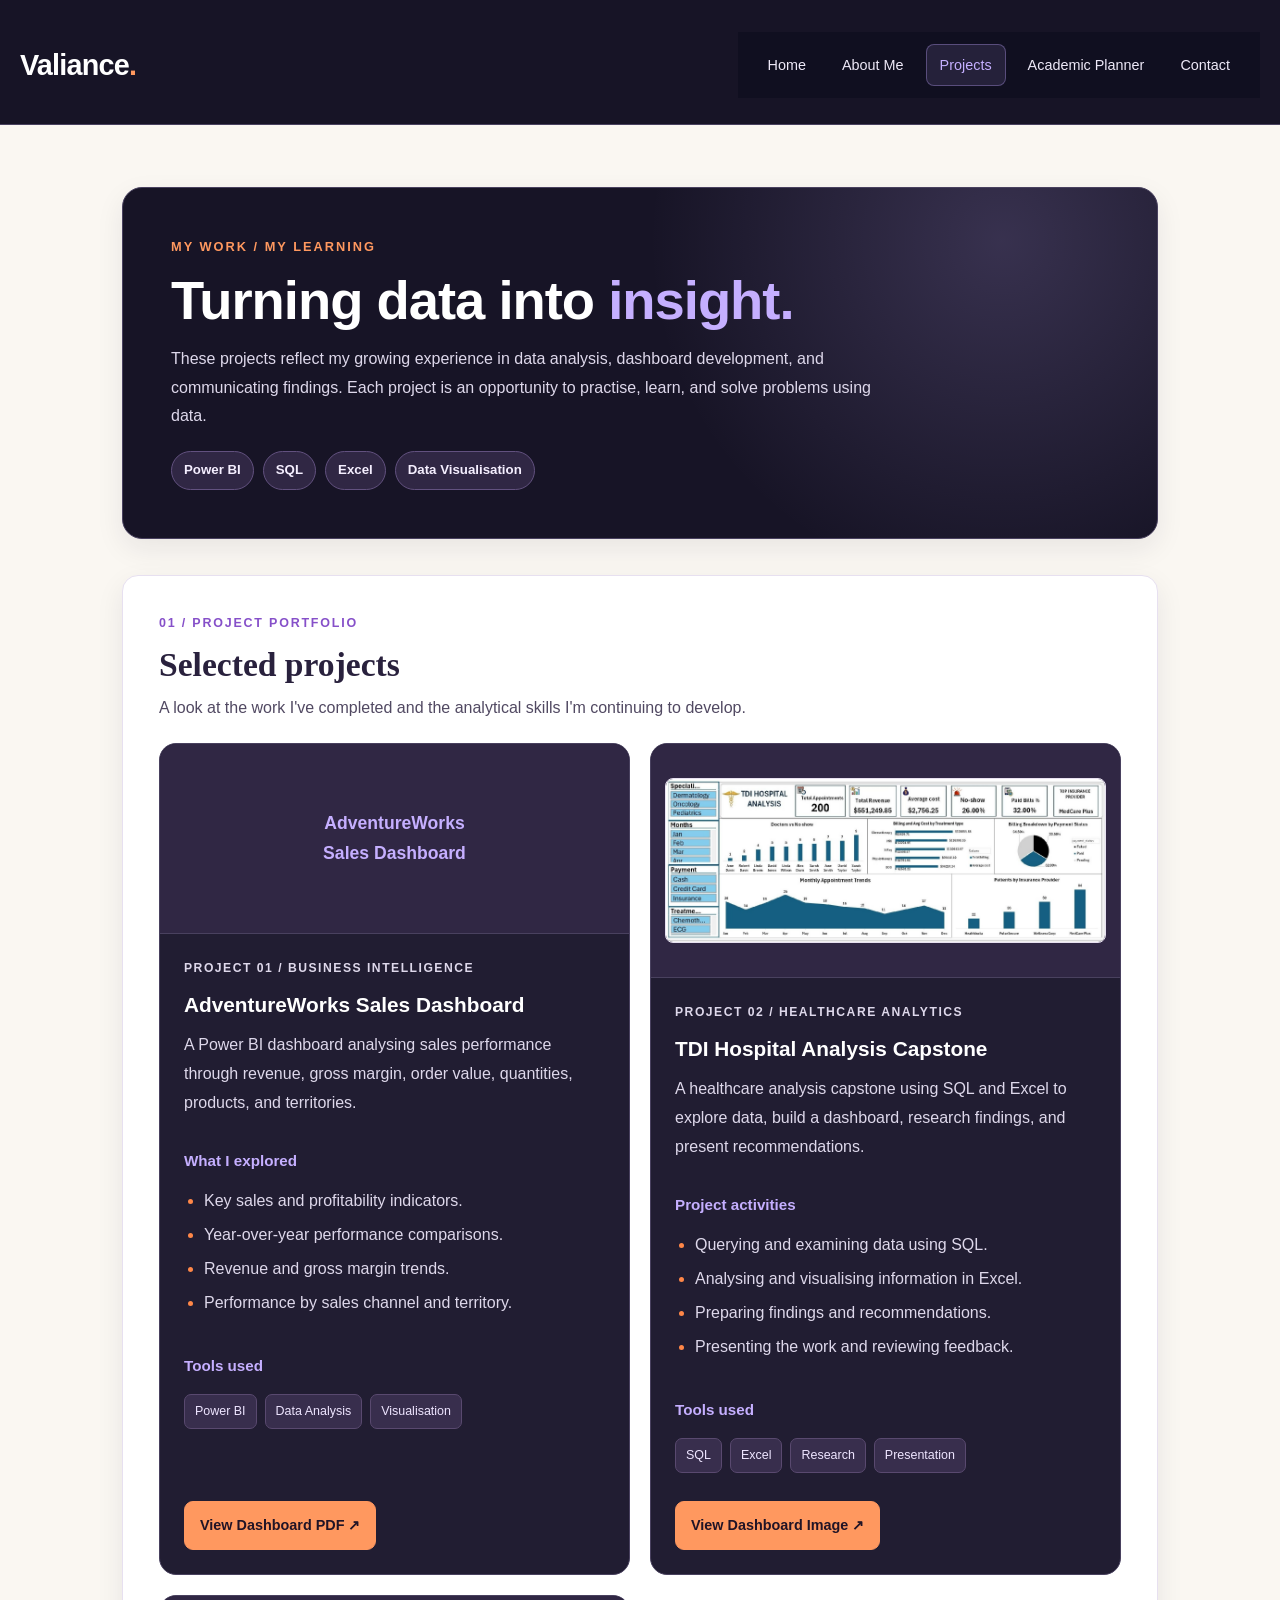
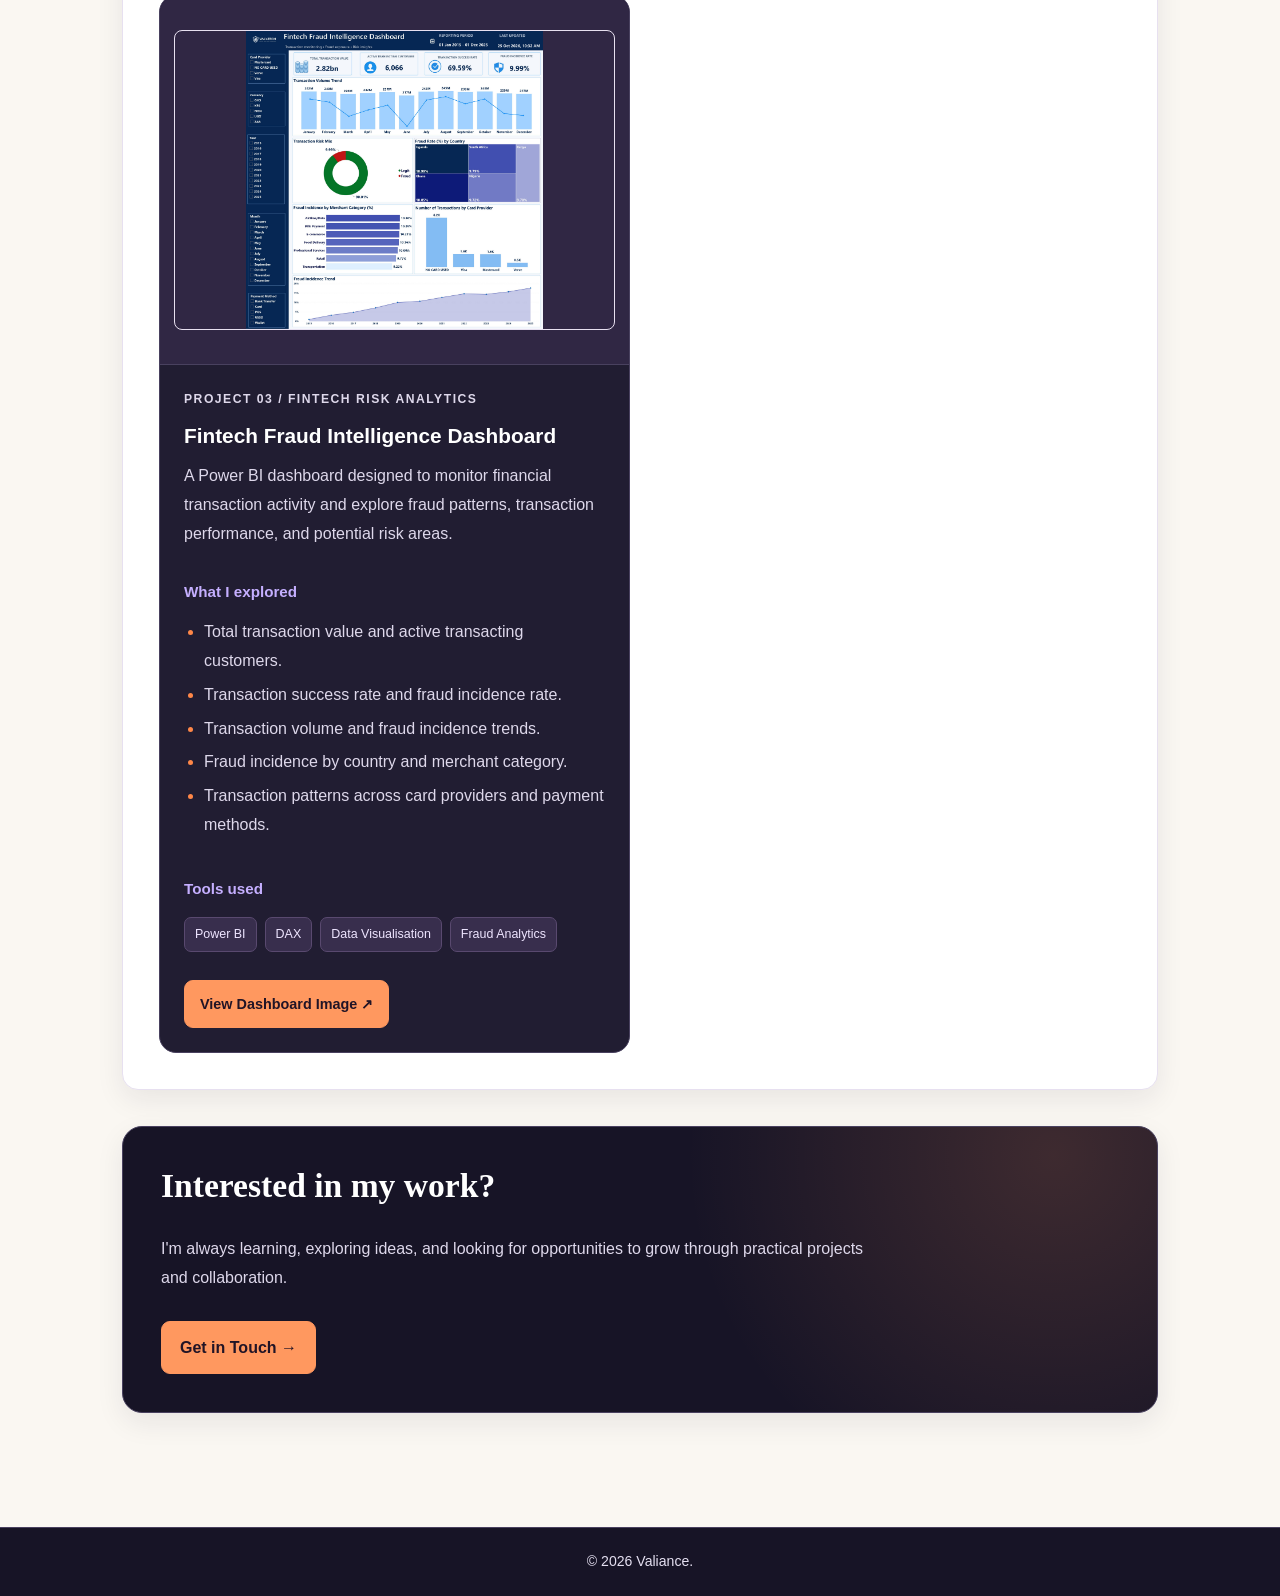
<file: projects.html>
<!DOCTYPE html>
<html lang="en">
<head>
    <meta charset="UTF-8">
    <meta name="viewport" content="width=device-width, initial-scale=1.0">

    <meta name="description"
          content="Explore Valiance's data analytics, Power BI, SQL and Excel projects.">

    <title>Projects | Valiance</title>
    <link rel="stylesheet" href="css/style.css">

    <style>
        :root {
            --project-dark: #171426;
            --project-card: #211d32;
            --project-lilac: #c5afff;
            --project-orange: #ff985f;
            --project-white: #ffffff;
            --project-muted: #ded8eb;
            --project-border: #49415f;
            --project-ink: #29213d;
        }

        /* HEADER */

        .site-header {
            background: var(--project-dark);
            border-bottom: 1px solid var(--project-border);
        }

        .site-header .container {
            display: flex;
            align-items: center;
            justify-content: space-between;
            gap: 24px;
        }

        .site-header .logo {
            flex-shrink: 0;
            color: var(--project-white);
            font-size: 1.8rem;
            font-weight: 800;
            letter-spacing: -0.8px;
            text-decoration: none;
        }

        .site-header .logo span {
            color: var(--project-orange);
        }

        .main-nav a {
            color: #eee9f8;
            text-decoration: none;
        }

        .main-nav a:hover,
        .main-nav a.active {
            color: var(--project-lilac);
        }

        /* PAGE INTRO */

        .projects-page {
            padding-top: 28px;
            padding-bottom: 48px;
        }

        .projects-hero {
            position: relative;
            overflow: hidden;
            padding: clamp(28px, 5vw, 48px);
            color: var(--project-white);
            background:
                radial-gradient(
                    circle at 85% 15%,
                    rgba(197, 175, 255, 0.19),
                    transparent 38%
                ),
                var(--project-dark);
            border: 1px solid var(--project-border);
            border-radius: 20px;
        }

        .projects-hero .section-kicker {
            color: var(--project-orange);
            font-size: 0.8rem;
            font-weight: 800;
            letter-spacing: 2px;
            text-transform: uppercase;
        }

        .projects-hero h1 {
            max-width: 760px;
            margin: 12px 0;
            color: var(--project-white);
            font-size: clamp(2.2rem, 5vw, 3.4rem);
            line-height: 1.15;
            letter-spacing: -1px;
        }

        .projects-hero h1 span {
            color: var(--project-lilac);
        }

        .projects-hero p:not(.section-kicker) {
            max-width: 720px;
            color: var(--project-muted);
            line-height: 1.8;
        }

        .project-tags {
            display: flex;
            flex-wrap: wrap;
            gap: 9px;
            margin-top: 20px;
        }

        .project-tags span {
            padding: 7px 12px;
            color: #f5efff;
            background: #302744;
            border: 1px solid #62517f;
            border-radius: 30px;
            font-size: 0.83rem;
            font-weight: 600;
        }

        /* PROJECT SECTION */

        .projects-section {
            margin-top: 36px;
        }

        .projects-section-heading {
            margin-bottom: 20px;
        }

        .projects-section-heading .section-kicker {
            color: #8650c9;
            font-size: 0.78rem;
            font-weight: 800;
            letter-spacing: 1.8px;
            text-transform: uppercase;
        }

        .projects-section-heading h2 {
            margin: 8px 0;
            color: var(--project-ink);
            font-size: clamp(1.6rem, 3vw, 2.1rem);
        }

        .projects-section-heading p {
            max-width: 720px;
            color: #514962;
            line-height: 1.8;
        }

        .project-grid {
            display: grid;
            grid-template-columns: repeat(2, minmax(0, 1fr));
            gap: 20px;
        }

        .project-card {
            display: flex;
            flex-direction: column;
            min-width: 0;
            overflow: hidden;
            color: var(--project-white);
            background: var(--project-card);
            border: 1px solid var(--project-border);
            border-radius: 17px;
            transition: transform 0.2s ease,
                        border-color 0.2s ease;
        }

        .project-card:hover {
            transform: translateY(-4px);
            border-color: var(--project-lilac);
        }

        .project-image {
            display: flex;
            align-items: center;
            justify-content: center;
            min-height: 190px;
            padding: 14px;
            background: #302744;
            border-bottom: 1px solid var(--project-border);
        }

        .project-image img {
            display: block;
            width: 100%;
            max-height: 300px;
            object-fit: contain;
            border-radius: 8px;
        }

        .project-image .image-placeholder {
            color: var(--project-lilac);
            font-size: 1.1rem;
            font-weight: 700;
            text-align: center;
        }

        .project-content {
            display: flex;
            flex: 1;
            flex-direction: column;
            align-items: flex-start;
            padding: 24px;
        }

        .project-number {
            margin-bottom: 10px;
            color: var(--project-orange);
            font-size: 0.76rem;
            font-weight: 800;
            letter-spacing: 1.5px;
            text-transform: uppercase;
        }

        .project-content h3 {
            margin: 0 0 12px;
            color: var(--project-white);
            font-size: 1.3rem;
            line-height: 1.4;
        }

        .project-content p {
            color: var(--project-muted);
            line-height: 1.8;
        }

        .project-content h4 {
            margin: 15px 0 7px;
            color: var(--project-lilac);
            font-size: 0.95rem;
        }

        .project-list {
            margin: 6px 0 16px;
            padding-left: 20px;
            color: var(--project-muted);
            line-height: 1.8;
        }

        .project-list li {
            margin-bottom: 5px;
        }

        .project-skills {
            display: flex;
            flex-wrap: wrap;
            gap: 8px;
            margin: 8px 0 20px;
        }

        .project-skills span {
            padding: 6px 10px;
            color: #eee5ff;
            background: #382e4d;
            border: 1px solid #59496f;
            border-radius: 7px;
            font-size: 0.78rem;
        }

        .project-links {
            display: flex;
            flex-wrap: wrap;
            gap: 10px;
            margin-top: auto;
            padding-top: 8px;
        }

        .project-button {
            display: inline-block;
            padding: 11px 15px;
            color: var(--project-white);
            background: #382e4d;
            border: 1px solid #74638f;
            border-radius: 9px;
            font-size: 0.9rem;
            font-weight: 700;
            text-align: center;
            text-decoration: none;
            transition: background 0.2s ease;
        }

        .project-button.primary {
            color: #211426;
            background: var(--project-orange);
            border-color: var(--project-orange);
        }

        .project-button:hover {
            background: #4a3b60;
        }

        .project-button.primary:hover {
            background: #ffb083;
        }

        /* CLOSING SECTION */

        .projects-ending {
            margin-top: 36px;
            padding: clamp(25px, 4vw, 38px);
            color: var(--project-white);
            background:
                radial-gradient(
                    circle at 90% 10%,
                    rgba(255, 152, 95, 0.17),
                    transparent 38%
                ),
                var(--project-dark);
            border: 1px solid var(--project-border);
            border-radius: 20px;
        }

        .projects-ending h2 {
            margin-top: 0;
            color: var(--project-white);
        }

        .projects-ending p {
            max-width: 720px;
            color: var(--project-muted);
            line-height: 1.8;
        }

        .projects-ending a {
            display: inline-block;
            margin-top: 12px;
            padding: 12px 18px;
            color: #211426;
            background: var(--project-orange);
            border: 1px solid var(--project-orange);
            border-radius: 9px;
            font-weight: 700;
            text-decoration: none;
        }

        .projects-ending a:hover {
            background: #ffb083;
        }

        .site-footer {
            padding: 22px 0;
            color: #e4dff0;
            background: var(--project-dark);
            border-top: 1px solid var(--project-border);
        }

        .site-footer p {
            margin: 0;
            color: #e4dff0;
            line-height: 1.7;
            text-align: center;
        }

        a:focus-visible {
            outline: 3px solid var(--project-orange);
            outline-offset: 4px;
        }

        /* MOBILE */

        @media (max-width: 700px) {
            .site-header .container {
                flex-direction: column;
                align-items: flex-start;
                gap: 12px;
            }

            .site-header .logo {
                font-size: 2rem;
            }

            .main-nav {
                display: flex;
                flex-wrap: wrap;
                gap: 8px 15px;
                width: 100%;
            }

            .main-nav a {
                font-size: 0.92rem;
            }

            .projects-page {
                padding-top: 18px;
            }

            .projects-hero {
                padding: 25px 20px;
            }

            .projects-hero h1 {
                font-size: clamp(2.1rem, 9vw, 2.8rem);
            }

            .projects-section {
                margin-top: 29px;
            }

            .project-grid {
                grid-template-columns: minmax(0, 1fr);
                gap: 15px;
            }

            .project-content {
                padding: 20px;
            }

            .project-image {
                min-height: 150px;
            }

            .project-links {
                width: 100%;
            }

            .project-button {
                flex: 1 1 auto;
            }

            .projects-ending {
                padding: 25px 20px;
            }
        }

        @media (prefers-reduced-motion: reduce) {
            .project-card,
            .project-button {
                transition: none;
            }

            .project-card:hover {
                transform: none;
            }
        }
    </style>
</head>

<body>

    <header class="site-header">
        <div class="container">
            <a class="logo" href="index.html" aria-label="Valiance home">
                Valiance<span>.</span>
            </a>

            <nav class="main-nav" aria-label="Main navigation">
                <a href="index.html">Home</a>
                <a href="about.html">About Me</a>
                <a href="projects.html" class="active" aria-current="page">
                    Projects
                </a>
                <a href="planner.html">Academic Planner</a>
                <a href="contact.html">Contact</a>
            </nav>
        </div>
    </header>

    <main class="container projects-page">

        <!-- INTRODUCTION -->

        <section class="projects-hero">
            <p class="section-kicker">My work / My learning</p>

            <h1>Turning data into <span>insight.</span></h1>

            <p>
                These projects reflect my growing experience in data analysis,
                dashboard development, and communicating findings. Each
                project is an opportunity to practise, learn, and solve
                problems using data.
            </p>

            <div class="project-tags">
                <span>Power BI</span>
                <span>SQL</span>
                <span>Excel</span>
                <span>Data Visualisation</span>
            </div>
        </section>

        <!-- COMPLETED PROJECTS -->

        <section class="projects-section">
            <div class="projects-section-heading">
                <p class="section-kicker">01 / Project portfolio</p>
                <h2>Selected projects</h2>
                <p>
                    A look at the work I've completed and the analytical
                    skills I'm continuing to develop.
                </p>
            </div>

            <div class="project-grid">

                <!-- PROJECT 01: ADVENTUREWORKS -->

                <article class="project-card">
                    <div class="project-image">
                        <div class="image-placeholder">
                            AdventureWorks<br>
                            Sales Dashboard
                        </div>
                    </div>

                    <div class="project-content">
                        <p class="project-number">Project 01 / Business intelligence</p>

                        <h3>AdventureWorks Sales Dashboard</h3>

                        <p>
                            A Power BI dashboard analysing sales performance
                            through revenue, gross margin, order value,
                            quantities, products, and territories.
                        </p>

                        <h4>What I explored</h4>

                        <ul class="project-list">
                            <li>Key sales and profitability indicators.</li>
                            <li>Year-over-year performance comparisons.</li>
                            <li>Revenue and gross margin trends.</li>
                            <li>Performance by sales channel and territory.</li>
                        </ul>

                        <h4>Tools used</h4>

                        <div class="project-skills">
                            <span>Power BI</span>
                            <span>Data Analysis</span>
                            <span>Visualisation</span>
                        </div>

                        <div class="project-links">
                            <a class="project-button primary"
                               href="documents/adventureworks%20dashboard.pdf"
                               target="_blank"
                               rel="noopener noreferrer">
                                View Dashboard PDF ↗
                            </a>
                        </div>
                    </div>
                </article>

                <!-- PROJECT 02: TDI HOSPITAL -->

                <article class="project-card">
                    <div class="project-image">
                        <img src="images/tdi%20hospital%20dashboard.jpg"
                             alt="TDI Hospital Analysis dashboard"
                             loading="lazy">
                    </div>

                    <div class="project-content">
                        <p class="project-number">Project 02 / Healthcare analytics</p>

                        <h3>TDI Hospital Analysis Capstone</h3>

                        <p>
                            A healthcare analysis capstone using SQL and Excel
                            to explore data, build a dashboard, research
                            findings, and present recommendations.
                        </p>

                        <h4>Project activities</h4>

                        <ul class="project-list">
                            <li>Querying and examining data using SQL.</li>
                            <li>Analysing and visualising information in Excel.</li>
                            <li>Preparing findings and recommendations.</li>
                            <li>Presenting the work and reviewing feedback.</li>
                        </ul>

                        <h4>Tools used</h4>

                        <div class="project-skills">
                            <span>SQL</span>
                            <span>Excel</span>
                            <span>Research</span>
                            <span>Presentation</span>
                        </div>

                        <div class="project-links">
                            <a class="project-button primary"
                               href="images/tdi%20hospital%20dashboard.jpg"
                               target="_blank"
                               rel="noopener noreferrer">
                                View Dashboard Image ↗
                            </a>
                        </div>
                    </div>
                </article>

                <!-- PROJECT 03: FINTECH FRAUD DASHBOARD -->

                <article class="project-card">
                    <div class="project-image">
                        <img src="images/Fintech%20Fraud%20Dashboard.jpg"
                             alt="Fintech Fraud Dashboard created in Power BI"
                             loading="lazy">
                    </div>

                    <div class="project-content">
                        <p class="project-number">Project 03 / Fintech risk analytics</p>

                        <h3>Fintech Fraud Intelligence Dashboard</h3>

                        <p>
                            A Power BI dashboard designed to monitor financial
                            transaction activity and explore fraud patterns,
                            transaction performance, and potential risk areas.
                        </p>

                        <h4>What I explored</h4>

                        <ul class="project-list">
                            <li>Total transaction value and active transacting customers.</li>
                            <li>Transaction success rate and fraud incidence rate.</li>
                            <li>Transaction volume and fraud incidence trends.</li>
                            <li>Fraud incidence by country and merchant category.</li>
                            <li>Transaction patterns across card providers and payment methods.</li>
                        </ul>

                        <h4>Tools used</h4>

                        <div class="project-skills">
                            <span>Power BI</span>
                            <span>DAX</span>
                            <span>Data Visualisation</span>
                            <span>Fraud Analytics</span>
                        </div>

                        <div class="project-links">
                            <a class="project-button primary"
                               href="images/Fintech%20Fraud%20Dashboard.jpg"
                               target="_blank"
                               rel="noopener noreferrer">
                                View Dashboard Image ↗
                            </a>
                        </div>
                    </div>
                </article>

            </div>
        </section>

        <!-- CONTACT -->

        <section class="projects-ending">
            <h2>Interested in my work?</h2>

            <p>
                I'm always learning, exploring ideas, and looking for
                opportunities to grow through practical projects and
                collaboration.
            </p>

            <a href="contact.html">Get in Touch →</a>
        </section>

    </main>

    <footer class="site-footer">
        <div class="container">
            <p>
                © 2026 Valiance.
            </p>
        </div>
    </footer>

</body>
</html>
</file>
<file: css/style.css>
/* =========================================
   VALIANCE — CREATIVE TECH PORTFOLIO
   ========================================= */

:root {
    --midnight: #17152D;
    --deep: #100F20;
    --midnight-soft: #292641;
    --lilac: #B9A2F5;
    --lilac-light: #D8CBFF;
    --orange: #FF8748;
    --ivory: #FAF7F2;
    --white: #FFFFFF;
    --text: #292638;
    --muted: #716D80;
    --border: #E7E0F0;
    --shadow: 0 10px 28px rgba(23, 21, 45, 0.08);
    --radius: 16px;
    --transition: 0.22s ease;
}

* {
    box-sizing: border-box;
}

html {
    scroll-behavior: smooth;
}

body {
    margin: 0;
    color: var(--text);
    background: var(--ivory);
    font-family: "Segoe UI", Arial, sans-serif;
    font-size: 16px;
    line-height: 1.7;
    overflow-wrap: break-word;
}

img {
    max-width: 100%;
    height: auto;
}

a {
    color: #7555C9;
    text-underline-offset: 4px;
    transition: color var(--transition);
}

a:hover {
    color: #D75C23;
}

h1, h2, h3 {
    line-height: 1.25;
}

p {
    margin-top: 0;
}

strong {
    color: var(--midnight);
}

/* HEADER */

header {
    padding: 32px 20px 26px;
    text-align: center;
    color: var(--white);
    background:
        radial-gradient(
            circle at 85% 0%,
            rgba(185, 162, 245, 0.15),
            transparent 35%
        ),
        var(--midnight);
    border-bottom: 3px solid var(--orange);
}

header h1 {
    margin: 0;
    font-family: Georgia, "Times New Roman", serif;
    font-size: clamp(2rem, 4vw, 2.8rem);
    letter-spacing: 1px;
}

header p {
    margin: 8px 0 0;
    color: #DCD6F1;
    font-size: 0.85rem;
    letter-spacing: 2px;
}

.hero-dot {
    color: var(--orange);
}

/* NAVIGATION */

nav {
    display: flex;
    justify-content: center;
    align-items: center;
    flex-wrap: wrap;
    gap: 8px;
    padding: 12px 16px;
    background: var(--deep);
}

nav a {
    display: inline-block;
    padding: 8px 13px;
    color: #F3EFFB;
    font-size: 0.9rem;
    text-decoration: none;
    border: 1px solid transparent;
    border-radius: 8px;
    transition:
        background var(--transition),
        border-color var(--transition);
}

nav a:hover,
nav a[aria-current="page"] {
    color: var(--white);
    background: rgba(185, 162, 245, 0.12);
    border-color: rgba(185, 162, 245, 0.35);
}

/* GENERAL PAGE LAYOUT */

main {
    width: min(1080px, 100%);
    margin: 34px auto;
    padding: 0 22px;
}

section {
    margin-bottom: 24px;
    padding: clamp(24px, 4vw, 36px);
    background: var(--white);
    border: 1px solid var(--border);
    border-radius: var(--radius);
    box-shadow: var(--shadow);
}

section h2 {
    margin-top: 0;
    color: var(--midnight);
    font-family: Georgia, "Times New Roman", serif;
    font-size: clamp(1.55rem, 3vw, 2.1rem);
}

section h3 {
    margin-top: 24px;
    color: #7555C9;
    font-size: 1.1rem;
}

ul, ol {
    padding-left: 24px;
}

li {
    margin-bottom: 7px;
}

li::marker {
    color: var(--orange);
}

/* HOMEPAGE HERO */

.hero-section {
    display: grid;
    grid-template-columns: minmax(0, 1.25fr) minmax(250px, 0.75fr);
    align-items: center;
    gap: 36px;
    min-height: 390px;
    padding: clamp(28px, 5vw, 52px);
    color: var(--white);
    background:
        radial-gradient(
            circle at 88% 18%,
            rgba(185, 162, 245, 0.17),
            transparent 32%
        ),
        linear-gradient(135deg, var(--deep), var(--midnight-soft));
    border: 1px solid #393451;
    border-radius: 20px;
    box-shadow: 0 18px 42px rgba(23, 21, 45, 0.14);
}

.hero-section h2 {
    margin: 15px 0 18px;
    color: var(--white);
    font-family: "Segoe UI", Arial, sans-serif;
    font-size: clamp(2.2rem, 4.2vw, 3.45rem);
    font-weight: 750;
    line-height: 1.13;
    letter-spacing: -1.3px;
}

.hero-eyebrow,
.section-kicker {
    margin-bottom: 10px;
    color: var(--orange);
    font-size: 0.73rem;
    font-weight: 700;
    letter-spacing: 1.8px;
}

.accent-text {
    color: var(--lilac);
}

.hero-description {
    max-width: 540px;
    margin-bottom: 0;
    color: #E0DBED;
    font-size: 0.98rem;
    line-height: 1.85;
}

.hero-actions {
    display: flex;
    flex-wrap: wrap;
    gap: 12px;
    margin-top: 24px;
}

.hero-button {
    display: inline-block;
    padding: 11px 17px;
    color: var(--white);
    font-family: inherit;
    font-size: 0.9rem;
    font-weight: 650;
    text-align: center;
    text-decoration: none;
    border: 1px solid transparent;
    border-radius: 9px;
    transition:
        transform var(--transition),
        background var(--transition);
}

.primary-button {
    color: var(--midnight);
    background: var(--lilac);
}

.primary-button:hover {
    color: var(--midnight);
    background: var(--lilac-light);
    transform: translateY(-2px);
}

.secondary-button {
    color: var(--white);
    background: transparent;
    border-color: #77708F;
}

.secondary-button:hover {
    color: var(--white);
    background: rgba(185, 162, 245, 0.13);
}

.hero-note {
    margin: 20px 0 0;
    color: #BDB6D3;
    font-size: 0.84rem;
}

/* HOMEPAGE PHOTO */

.hero-visual {
    position: relative;
    display: flex;
    align-items: center;
    justify-content: center;
    min-width: 0;
    min-height: 300px;
}

.hero-image-frame {
    position: relative;
    z-index: 1;
    width: min(100%, 255px);
    padding: 7px;
    background: linear-gradient(145deg, var(--lilac), var(--orange));
    border-radius: 48% 48% 18px 18px;
    box-shadow: 0 16px 35px rgba(0, 0, 0, 0.25);
}

.hero-image-frame .profile-image {
    display: block;
    width: 100%;
    height: 280px;
    margin: 0;
    object-fit: cover;
    object-position: center;
    border: 0;
    border-radius: 48% 48% 13px 13px;
    outline: none;
    box-shadow: none;
}

.hero-orbit {
    position: absolute;
    width: 285px;
    height: 285px;
    border: 1px solid rgba(185, 162, 245, 0.35);
    border-radius: 50%;
    pointer-events: none;
}

.orbit-two {
    width: 320px;
    height: 320px;
    border-style: dashed;
    border-color: rgba(255, 135, 72, 0.3);
}

.hero-floating-card {
    position: absolute;
    z-index: 2;
    right: -8px;
    bottom: 18px;
    display: flex;
    align-items: center;
    gap: 8px;
    padding: 10px 12px;
    color: var(--midnight);
    background: var(--ivory);
    border: 1px solid var(--lilac);
    border-radius: 9px;
    box-shadow: var(--shadow);
    font-size: 0.73rem;
    font-weight: 700;
}

.floating-card-symbol {
    color: #7555C9;
    font-weight: 800;
}

.hero-decoration {
    position: absolute;
    color: var(--lilac);
    pointer-events: none;
}

.decoration-one {
    top: 12px;
    left: 0;
}

.decoration-two {
    top: 12px;
    right: 0;
    color: var(--orange);
    font-size: 2rem;
}

/* HOMEPAGE INTRO AND CALL TO ACTION */

.intro-section {
    border-top: 3px solid var(--lilac);
}

.intro-section > p:not(.section-kicker),
.home-cta > p:not(.section-kicker) {
    max-width: 760px;
}

.text-link {
    display: inline-block;
    margin-top: 8px;
    font-weight: 700;
    text-decoration: none;
}

.home-cta {
    text-align: center;
    background:
        radial-gradient(
            circle at 100% 0%,
            rgba(185, 162, 245, 0.16),
            transparent 42%
        ),
        #F2ECFF;
    border-color: #DDD0FA;
}

.home-cta h2,
.home-cta > p:not(.section-kicker) {
    margin-right: auto;
    margin-left: auto;
}

/* IMAGES ON OTHER PAGES */

section img {
    display: block;
    max-width: 100%;
    height: auto;
    margin: 20px auto;
    border: 1px solid var(--border);
    border-radius: 12px;
}

section img.profile-image {
    width: 180px;
    height: 180px;
    object-fit: cover;
    border-radius: 50%;
}

/* FORMS */

form {
    display: flex;
    flex-direction: column;
    gap: 10px;
}

label {
    margin-top: 6px;
    color: var(--midnight);
    font-size: 0.93rem;
    font-weight: 600;
}

input,
textarea,
select {
    width: 100%;
    max-width: 100%;
    padding: 12px 14px;
    color: var(--text);
    background: #FFFEFC;
    border: 1px solid #D9D0E7;
    border-radius: 9px;
    font: inherit;
}

textarea {
    min-height: 130px;
    resize: vertical;
}

input:focus,
textarea:focus,
select:focus {
    outline: 2px solid var(--lilac);
    outline-offset: 1px;
}

/* BUTTONS */

button {
    align-self: flex-start;
    max-width: 100%;
    margin-top: 8px;
    padding: 11px 18px;
    color: var(--midnight);
    background: var(--lilac);
    border: 1px solid #A48AE6;
    border-radius: 9px;
    font: inherit;
    font-weight: 650;
    cursor: pointer;
    transition:
        transform var(--transition),
        background var(--transition);
}

button:hover {
    background: var(--lilac-light);
    transform: translateY(-2px);
}

#task-list button {
    margin: 8px 6px 4px 0;
}

/* ACADEMIC PLANNER */

#task-list {
    padding-left: 0;
    list-style: none;
}

#task-list li {
    margin: 12px 0;
    padding: 16px;
    overflow-wrap: anywhere;
    background: #F8F5FF;
    border: 1px solid var(--border);
    border-left: 4px solid var(--lilac);
    border-radius: 10px;
}

#task-count,
#task-message,
#form-feedback {
    color: #59428F;
    font-weight: 600;
}

/* TABLES */

table {
    width: 100%;
    margin: 20px 0;
    border-collapse: collapse;
}

th, td {
    padding: 11px 13px;
    border: 1px solid var(--border);
    text-align: left;
}

th {
    color: var(--white);
    background: var(--midnight);
}

tr:nth-child(even) {
    background: #F5F0FF;
}

/* FOOTER */

footer {
    margin-top: 42px;
    padding: 25px 18px;
    color: #E4DFF2;
    text-align: center;
    background: var(--deep);
    border-top: 3px solid var(--orange);
}

footer p {
    margin: 4px 0;
    font-size: 0.88rem;
}

/* ACCESSIBILITY */

:focus-visible {
    outline: 2px solid var(--orange);
    outline-offset: 3px;
}

@media (prefers-reduced-motion: reduce) {
    html {
        scroll-behavior: auto;
    }

    *, *::before, *::after {
        transition-duration: 0.01ms !important;
        animation-duration: 0.01ms !important;
    }
}

/* TABLET */

@media (max-width: 760px) {
    main {
        margin: 24px auto;
        padding: 0 15px;
    }

    .hero-section {
        grid-template-columns: 1fr;
        gap: 22px;
        padding: 28px 24px;
    }

    .hero-section h2 {
        font-size: clamp(2.1rem, 7vw, 3rem);
        letter-spacing: -0.8px;
    }

    .hero-visual {
        min-height: 310px;
    }

    .hero-image-frame {
        width: 220px;
    }

    .hero-image-frame .profile-image {
        height: 260px;
    }

    .hero-orbit {
        width: 260px;
        height: 260px;
    }

    .orbit-two {
        width: 295px;
        height: 295px;
    }

    .hero-floating-card {
        right: 0;
        bottom: 12px;
    }

    section {
        padding: 24px 20px;
    }

    table {
        display: block;
        overflow-x: auto;
    }
}

/* SMALL PHONES */

@media (max-width: 420px) {
    header {
        padding: 26px 14px 20px;
    }

    header p {
        font-size: 0.73rem;
        letter-spacing: 1px;
    }

    nav {
        gap: 4px;
        padding: 10px;
    }

    nav a {
        padding: 8px 9px;
        font-size: 0.82rem;
    }

    .hero-section {
        padding: 23px 17px;
    }

    .hero-actions {
        flex-direction: column;
    }

    .hero-button {
        width: 100%;
    }

    .hero-visual {
        min-height: 285px;
    }

    .hero-image-frame {
        width: 190px;
    }

    .hero-image-frame .profile-image {
        height: 235px;
    }

    .hero-orbit {
        width: 225px;
        height: 225px;
    }

    .orbit-two {
        width: 255px;
        height: 255px;
    }

    .hero-floating-card {
        right: -4px;
        padding: 8px;
        font-size: 0.68rem;
    }

    section {
        padding: 21px 16px;
    }
}


/* =========================================
   ABOUT ME PAGE
   ========================================= */

.about-hero {
    display: grid;
    grid-template-columns: minmax(0, 1.5fr) minmax(200px, 0.7fr);
    align-items: center;
    gap: 32px;
    padding: clamp(26px, 4vw, 42px);
    background:
        radial-gradient(
            circle at 90% 10%,
            rgba(185, 162, 245, 0.15),
            transparent 35%
        ),
        var(--midnight);
    border: 1px solid #393451;
}

.about-hero h2 {
    margin: 12px 0 18px;
    color: var(--white);
    font-family: "Segoe UI", Arial, sans-serif;
    font-size: clamp(1.8rem, 3.5vw, 2.7rem);
    line-height: 1.2;
    letter-spacing: -0.7px;
}

.about-hero p:not(.section-kicker) {
    color: #E0DBED;
}

.about-photo {
    display: flex;
    justify-content: center;
    align-items: center;
}

.about-photo img {
    width: 100%;
    max-width: 260px;
    height: 300px;
    margin: 0;
    object-fit: cover;
    object-position: center;
    border: 4px solid var(--lilac);
    border-radius: 48% 48% 16px 16px;
    box-shadow: 12px 12px 0 rgba(255, 135, 72, 0.2);
}

.about-tags {
    display: flex;
    flex-wrap: wrap;
    gap: 9px;
    margin-top: 20px;
}

.about-tags span {
    display: inline-block;
    padding: 6px 12px;
    color: #4C367F;
    background: #F0E9FF;
    border: 1px solid #DDD0FA;
    border-radius: 30px;
    font-size: 0.82rem;
    font-weight: 600;
}

.about-card {
    margin-top: 16px;
    padding: 20px 22px;
    background: #FCFAFF;
    border: 1px solid var(--border);
    border-left: 4px solid var(--lilac);
    border-radius: 12px;
}

.about-card h3 {
    margin-top: 0;
    margin-bottom: 10px;
}

.about-card p:last-child {
    margin-bottom: 0;
}

.about-skills {
    display: grid;
    grid-template-columns: repeat(2, minmax(0, 1fr));
    gap: 14px;
}

.about-skills .about-card {
    margin-top: 0;
    transition:
        transform var(--transition),
        box-shadow var(--transition);
}

.about-skills .about-card:hover {
    transform: translateY(-3px);
    box-shadow: var(--shadow);
}

.about-skills .about-card:last-child:nth-child(odd) {
    grid-column: 1 / -1;
}

/* ABOUT PAGE ON SMALLER SCREENS */

@media (max-width: 700px) {
    .about-hero {
        grid-template-columns: 1fr;
        gap: 26px;
    }

    .about-photo img {
        max-width: 220px;
        height: 255px;
    }

    .about-skills {
        grid-template-columns: 1fr;
    }

    .about-skills .about-card:last-child:nth-child(odd) {
        grid-column: auto;
    }
}
</file>
